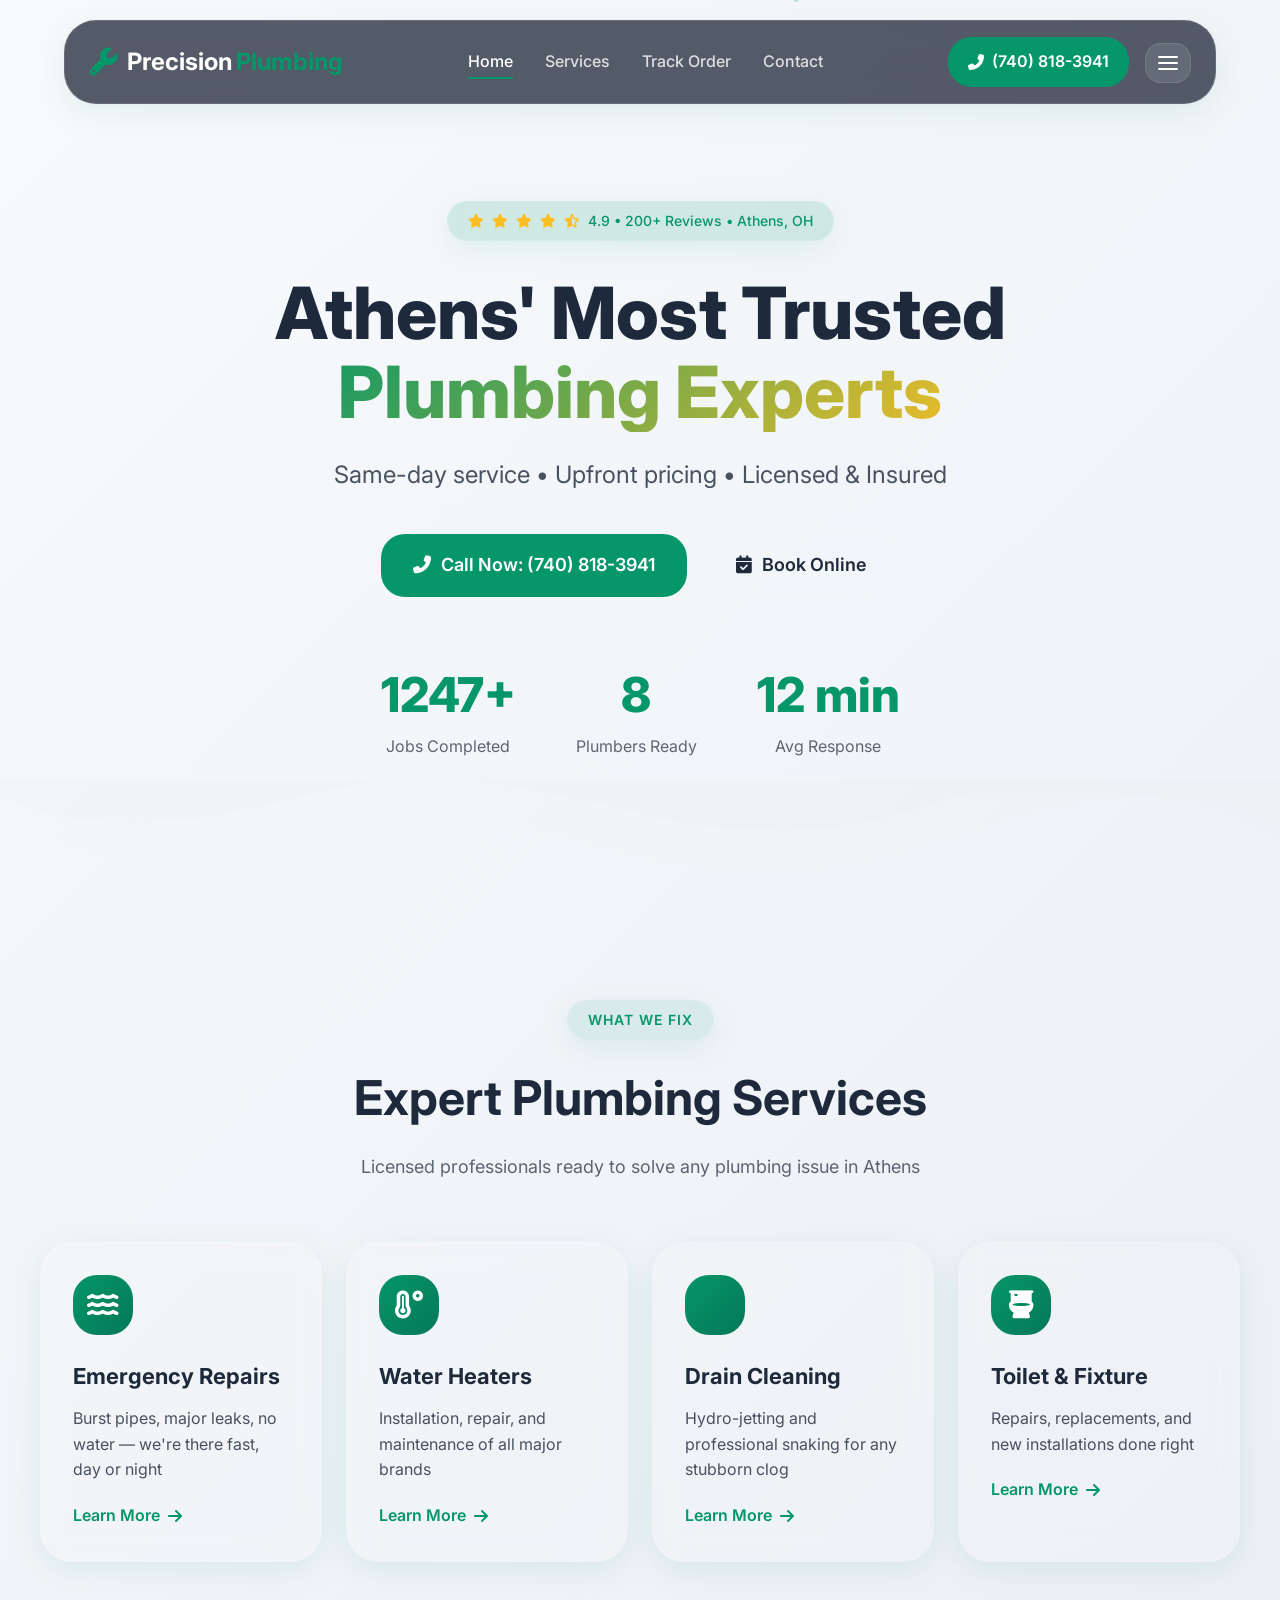
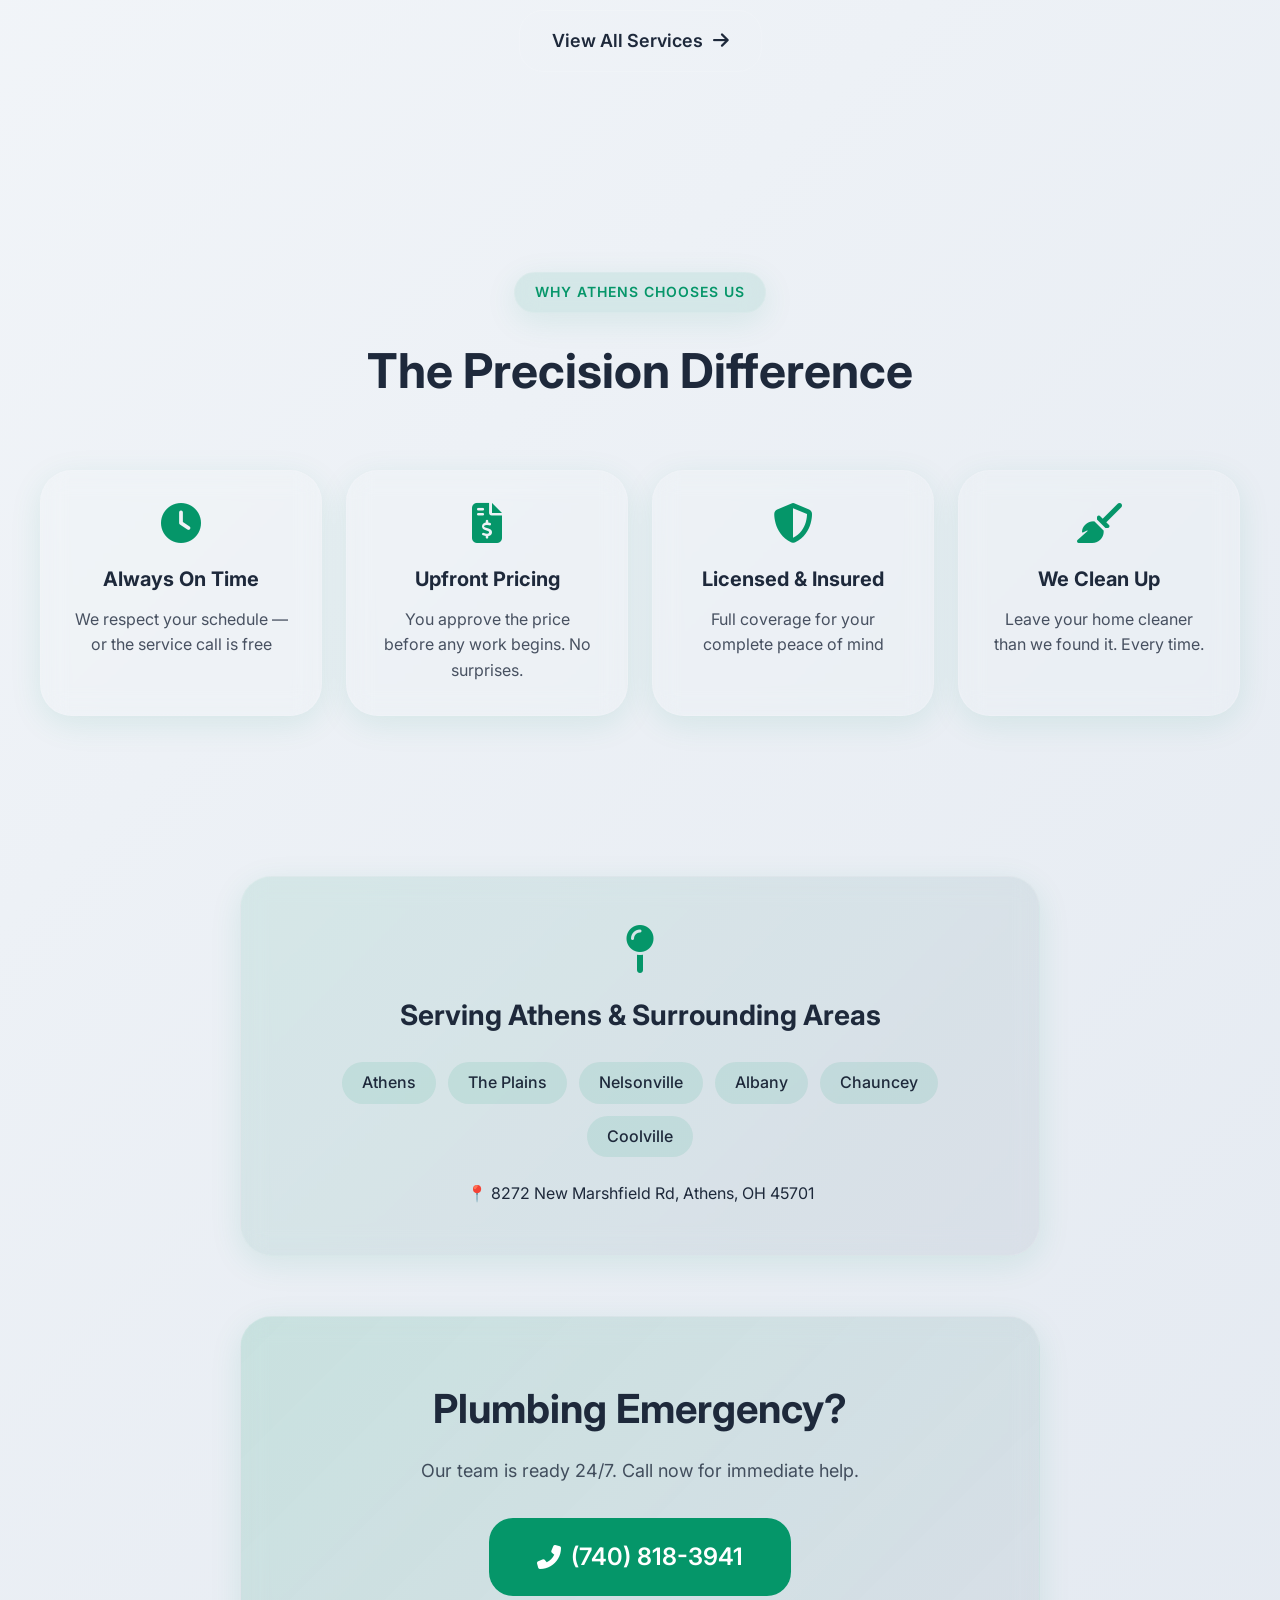
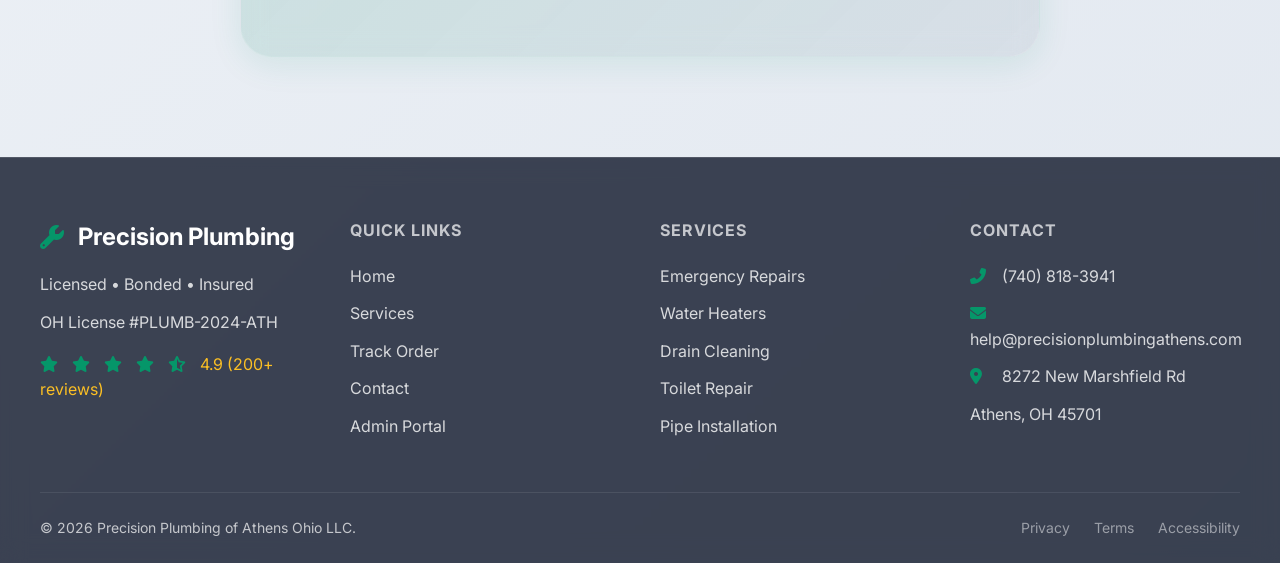
<file: index.html>
<!DOCTYPE html>
<html lang="en">
<head>
    <meta charset="UTF-8">
    <meta name="viewport" content="width=device-width, initial-scale=1.0, maximum-scale=1.0, user-scalable=yes">
    <meta name="theme-color" content="#059669">
    
    <title>Precision Plumbing Athens | 24/7 Emergency Plumbers</title>
    <meta name="description" content="Precision Plumbing of Athens Ohio - 4.9 stars, 24/7 emergency service. Licensed, insured plumbers ready now.">
    
    <!-- Styles -->
    <link rel="stylesheet" href="css/style.css">
    
    <!-- Font Awesome -->
    <link rel="stylesheet" href="https://cdnjs.cloudflare.com/ajax/libs/font-awesome/6.5.1/css/all.min.css">
    
    <!-- Google Fonts -->
    <link href="https://fonts.googleapis.com/css2?family=Inter:wght@300;400;500;600;700;800&display=swap" rel="stylesheet">
</head>
<body>
    
    <!-- Custom Cursor Glow -->
    <div class="cursor-glow"></div>
    
    <!-- Particles Background -->
    <canvas id="particles-canvas"></canvas>
    
    <!-- Futuristic Dropdown Navigation -->
    <nav class="navbar glass">
        <div class="nav-container">
            <a href="index.html" class="logo">
                <i class="fas fa-wrench"></i>
                <span>Precision<span class="logo-accent">Plumbing</span></span>
            </a>
            
            <div class="nav-links">
                <a href="index.html" class="active">Home</a>
                <a href="services.html">Services</a>
                <a href="track.html">Track Order</a>
                <a href="contact.html">Contact</a>
            </div>
            
            <div class="nav-actions">
                <a href="tel:+17408183941" class="nav-phone">
                    <i class="fas fa-phone-alt"></i>
                    <span>(740) 818-3941</span>
                </a>
                
                <!-- Futuristic Dropdown Trigger -->
                <div class="futuristic-dropdown">
                    <button class="dropdown-trigger" id="menuTrigger">
                        <span class="hamburger">
                            <span></span>
                            <span></span>
                            <span></span>
                        </span>
                    </button>
                    
                    <div class="dropdown-menu glass" id="dropdownMenu">
                        <div class="dropdown-header">
                            <i class="fas fa-compass"></i>
                            <span>Navigate</span>
                        </div>
                        <a href="index.html"><i class="fas fa-home"></i> Home</a>
                        <a href="services.html"><i class="fas fa-tools"></i> Services</a>
                        <a href="track.html"><i class="fas fa-map-marker-alt"></i> Track Order</a>
                        <a href="contact.html"><i class="fas fa-envelope"></i> Contact</a>
                        <div class="dropdown-divider"></div>
                        <a href="admin.html"><i class="fas fa-lock"></i> Admin Portal</a>
                        <a href="tel:+17408183941" class="emergency-link"><i class="fas fa-phone-alt"></i> Emergency Call</a>
                    </div>
                </div>
            </div>
        </div>
    </nav>
    
    <!-- Hero Section -->
    <section class="hero">
        <div class="hero-content">
            <div class="hero-badge glass">
                <i class="fas fa-star"></i>
                <i class="fas fa-star"></i>
                <i class="fas fa-star"></i>
                <i class="fas fa-star"></i>
                <i class="fas fa-star-half-alt"></i>
                <span>4.9 • 200+ Reviews • Athens, OH</span>
            </div>
            
            <h1 class="hero-title">
                <span class="title-line">Athens' Most Trusted</span>
                <span class="title-line gradient-text">Plumbing Experts</span>
            </h1>
            
            <p class="hero-subtitle">
                Same-day service • Upfront pricing • Licensed & Insured
            </p>
            
            <div class="hero-cta">
                <a href="tel:+17408183941" class="btn-primary">
                    <i class="fas fa-phone-alt"></i>
                    Call Now: (740) 818-3941
                </a>
                <a href="services.html" class="btn-secondary">
                    <i class="fas fa-calendar-check"></i>
                    Book Online
                </a>
            </div>
            
            <!-- Live Stats -->
            <div class="hero-stats">
                <div class="stat-item">
                    <div class="stat-value">
                        <span class="counter" data-target="1247">0</span>+
                    </div>
                    <div class="stat-label">Jobs Completed</div>
                </div>
                <div class="stat-item">
                    <div class="stat-value">
                        <span class="counter" data-target="8">0</span>
                    </div>
                    <div class="stat-label">Plumbers Ready</div>
                </div>
                <div class="stat-item">
                    <div class="stat-value">
                        <span class="counter" data-target="12">0</span> min
                    </div>
                    <div class="stat-label">Avg Response</div>
                </div>
            </div>
        </div>
        
        <!-- Wave Divider -->
        <div class="hero-wave">
            <svg viewBox="0 0 1200 120" preserveAspectRatio="none">
                <path d="M0,0V46.29c47.79,22.2,103.59,32.17,158,28,70.36-5.37,136.33-33.31,206.8-37.5C438.64,32.43,512.34,53.67,583,72.05c69.27,18,138.3,24.88,209.4,13.08,36.15-6,69.85-17.84,104.45-29.34C989.49,25,1113-14.29,1200,52.47V0Z" opacity=".1"></path>
                <path d="M0,0V15.81C13,21.11,27.64,29.32,47.69,34.68,82.46,43.47,129.3,45,179.67,39.3c63.35-7.16,131.17-36.13,200.7-40.33C451.31-4.39,525.23,15.54,594,32.89c67.32,16.94,134.7,23.18,203.9,11.41,36.89-6.27,71.67-18.69,106.53-30.39C989.49,12.25,1113-1.79,1200,65.62V0Z" opacity=".2"></path>
            </svg>
        </div>
    </section>
    
    <!-- Featured Services -->
    <section class="featured-services">
        <div class="section-header">
            <span class="section-badge glass">What We Fix</span>
            <h2>Expert Plumbing Services</h2>
            <p>Licensed professionals ready to solve any plumbing issue in Athens</p>
        </div>
        
        <div class="services-grid">
            <div class="service-card glass tilt-card">
                <div class="service-icon">
                    <i class="fas fa-water"></i>
                </div>
                <h3>Emergency Repairs</h3>
                <p>Burst pipes, major leaks, no water — we're there fast, day or night</p>
                <a href="services.html" class="service-link">
                    Learn More <i class="fas fa-arrow-right"></i>
                </a>
            </div>
            
            <div class="service-card glass tilt-card">
                <div class="service-icon">
                    <i class="fas fa-temperature-high"></i>
                </div>
                <h3>Water Heaters</h3>
                <p>Installation, repair, and maintenance of all major brands</p>
                <a href="services.html" class="service-link">
                    Learn More <i class="fas fa-arrow-right"></i>
                </a>
            </div>
            
            <div class="service-card glass tilt-card">
                <div class="service-icon">
                    <i class="fas fa-drain"></i>
                </div>
                <h3>Drain Cleaning</h3>
                <p>Hydro-jetting and professional snaking for any stubborn clog</p>
                <a href="services.html" class="service-link">
                    Learn More <i class="fas fa-arrow-right"></i>
                </a>
            </div>
            
            <div class="service-card glass tilt-card">
                <div class="service-icon">
                    <i class="fas fa-toilet"></i>
                </div>
                <h3>Toilet & Fixture</h3>
                <p>Repairs, replacements, and new installations done right</p>
                <a href="services.html" class="service-link">
                    Learn More <i class="fas fa-arrow-right"></i>
                </a>
            </div>
        </div>
        
        <div class="view-all">
            <a href="services.html" class="btn-secondary">
                View All Services <i class="fas fa-arrow-right"></i>
            </a>
        </div>
    </section>
    
    <!-- Trust Section -->
    <section class="trust">
        <div class="section-header">
            <span class="section-badge glass">Why Athens Chooses Us</span>
            <h2>The Precision Difference</h2>
        </div>
        
        <div class="trust-grid">
            <div class="trust-card glass">
                <i class="fas fa-clock"></i>
                <h3>Always On Time</h3>
                <p>We respect your schedule — or the service call is free</p>
            </div>
            
            <div class="trust-card glass">
                <i class="fas fa-file-invoice-dollar"></i>
                <h3>Upfront Pricing</h3>
                <p>You approve the price before any work begins. No surprises.</p>
            </div>
            
            <div class="trust-card glass">
                <i class="fas fa-shield-alt"></i>
                <h3>Licensed & Insured</h3>
                <p>Full coverage for your complete peace of mind</p>
            </div>
            
            <div class="trust-card glass">
                <i class="fas fa-broom"></i>
                <h3>We Clean Up</h3>
                <p>Leave your home cleaner than we found it. Every time.</p>
            </div>
        </div>
    </section>
    
    <!-- Service Area -->
    <section class="service-area">
        <div class="area-content glass">
            <i class="fas fa-map-pin"></i>
            <h2>Serving Athens & Surrounding Areas</h2>
            <div class="area-list">
                <span>Athens</span>
                <span>The Plains</span>
                <span>Nelsonville</span>
                <span>Albany</span>
                <span>Chauncey</span>
                <span>Coolville</span>
            </div>
            <p>📍 8272 New Marshfield Rd, Athens, OH 45701</p>
        </div>
    </section>
    
    <!-- CTA Section -->
    <section class="cta-section">
        <div class="cta-content glass">
            <h2>Plumbing Emergency?</h2>
            <p>Our team is ready 24/7. Call now for immediate help.</p>
            <a href="tel:+17408183941" class="btn-primary large">
                <i class="fas fa-phone-alt"></i>
                (740) 818-3941
            </a>
        </div>
    </section>
    
    <!-- Footer -->
    <footer class="footer">
        <div class="footer-content">
            <div class="footer-section">
                <div class="footer-logo">
                    <i class="fas fa-wrench"></i>
                    <span>Precision Plumbing</span>
                </div>
                <p>Licensed • Bonded • Insured</p>
                <p class="license">OH License #PLUMB-2024-ATH</p>
                <div class="footer-rating">
                    <i class="fas fa-star"></i>
                    <i class="fas fa-star"></i>
                    <i class="fas fa-star"></i>
                    <i class="fas fa-star"></i>
                    <i class="fas fa-star-half-alt"></i>
                    <span>4.9 (200+ reviews)</span>
                </div>
            </div>
            
            <div class="footer-section">
                <h4>Quick Links</h4>
                <a href="index.html">Home</a>
                <a href="services.html">Services</a>
                <a href="track.html">Track Order</a>
                <a href="contact.html">Contact</a>
                <a href="admin.html">Admin Portal</a>
            </div>
            
            <div class="footer-section">
                <h4>Services</h4>
                <a href="services.html">Emergency Repairs</a>
                <a href="services.html">Water Heaters</a>
                <a href="services.html">Drain Cleaning</a>
                <a href="services.html">Toilet Repair</a>
                <a href="services.html">Pipe Installation</a>
            </div>
            
            <div class="footer-section">
                <h4>Contact</h4>
                <p><i class="fas fa-phone-alt"></i> (740) 818-3941</p>
                <p><i class="fas fa-envelope"></i> help@precisionplumbingathens.com</p>
                <p><i class="fas fa-map-marker-alt"></i> 8272 New Marshfield Rd</p>
                <p>Athens, OH 45701</p>
            </div>
        </div>
        
        <div class="footer-bottom">
            <p>&copy; 2026 Precision Plumbing of Athens Ohio LLC.</p>
            <div class="footer-links">
                <a href="#">Privacy</a>
                <a href="#">Terms</a>
                <a href="#">Accessibility</a>
            </div>
        </div>
    </footer>
    
    <!-- Scripts -->
    <script src="js/script.js"></script>
</body>
</html>
</file>
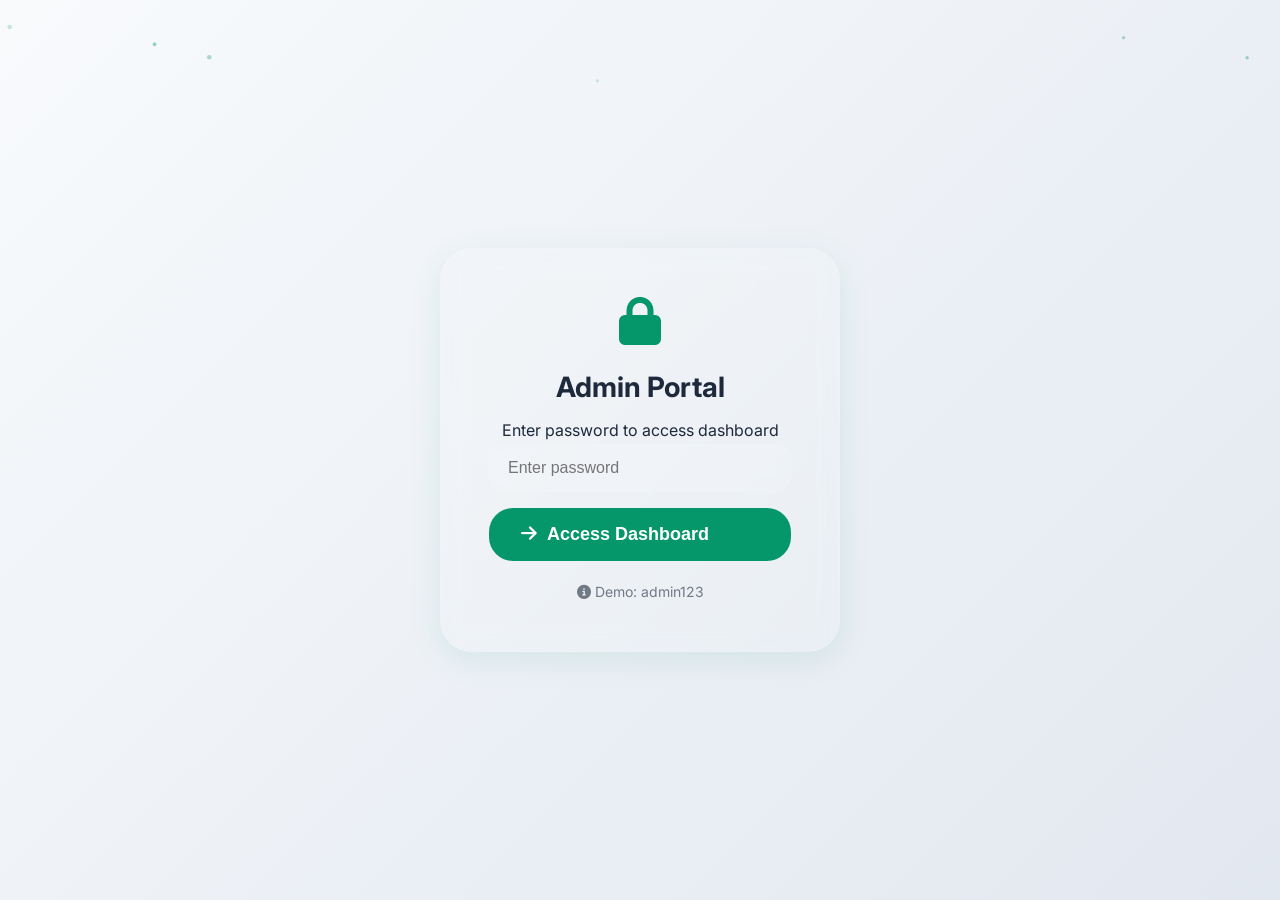
<file: admin.html>
<!DOCTYPE html>
<html lang="en">
<head>
    <meta charset="UTF-8">
    <meta name="viewport" content="width=device-width, initial-scale=1.0">
    <title>Admin Dashboard | Precision Plumbing</title>
    
    <link rel="stylesheet" href="css/style.css">
    <link rel="stylesheet" href="https://cdnjs.cloudflare.com/ajax/libs/font-awesome/6.5.1/css/all.min.css">
    <link href="https://fonts.googleapis.com/css2?family=Inter:wght@300;400;500;600;700;800&display=swap" rel="stylesheet">
</head>
<body class="admin-page">
    
    <div class="cursor-glow"></div>
    <canvas id="particles-canvas"></canvas>
    
    <!-- Login Screen -->
    <div class="admin-login" id="loginScreen">
        <div class="login-card glass">
            <div class="login-header">
                <i class="fas fa-lock"></i>
                <h2>Admin Portal</h2>
                <p>Enter password to access dashboard</p>
            </div>
            
            <div class="login-form">
                <input type="password" id="adminPassword" placeholder="Enter password" class="glass-input">
                <button class="btn-primary" id="loginBtn">
                    <i class="fas fa-arrow-right"></i>
                    Access Dashboard
                </button>
            </div>
            
            <div class="login-hint">
                <i class="fas fa-info-circle"></i>
                Demo: admin123
            </div>
        </div>
    </div>
    
    <!-- Dashboard -->
    <div class="admin-dashboard" id="dashboardScreen" style="display: none;">
        
        <nav class="admin-nav glass">
            <div class="nav-left">
                <i class="fas fa-wrench"></i>
                <span>Precision Admin</span>
            </div>
            <div class="nav-right">
                <button class="refresh-btn" id="refreshDashboard">
                    <i class="fas fa-sync-alt"></i>
                </button>
                <button class="logout-btn" id="logoutBtn">
                    <i class="fas fa-sign-out-alt"></i>
                </button>
            </div>
        </nav>
        
        <div class="dashboard-container">
            
            <!-- Stats -->
            <div class="stats-grid">
                <div class="stat-card glass">
                    <i class="fas fa-clipboard-list"></i>
                    <div class="stat-info">
                        <h3 id="activeOrdersCount">0</h3>
                        <p>Active Orders</p>
                    </div>
                </div>
                
                <div class="stat-card glass">
                    <i class="fas fa-check-circle"></i>
                    <div class="stat-info">
                        <h3 id="completedTodayCount">0</h3>
                        <p>Completed Today</p>
                    </div>
                </div>
                
                <div class="stat-card glass">
                    <i class="fas fa-users"></i>
                    <div class="stat-info">
                        <h3 id="availablePlumbersCount">0</h3>
                        <p>Plumbers Available</p>
                    </div>
                </div>
            </div>
            
            <!-- Active Orders -->
            <div class="orders-section">
                <h2><i class="fas fa-clock"></i> Active Orders</h2>
                <div class="orders-list" id="activeOrdersList">
                    <div class="empty-state">
                        <i class="fas fa-inbox"></i>
                        <p>No active orders</p>
                    </div>
                </div>
            </div>
            
            <!-- Plumbers -->
            <div class="plumbers-section">
                <h2><i class="fas fa-hard-hat"></i> Available Plumbers</h2>
                <div class="plumbers-grid" id="plumbersList"></div>
            </div>
            
            <!-- Completed Orders -->
            <div class="completed-section">
                <h2><i class="fas fa-history"></i> Recent Completed</h2>
                <div class="completed-list" id="completedOrdersList"></div>
            </div>
            
        </div>
    </div>
    
    <script src="js/script.js"></script>
</body>
</html>
</file>
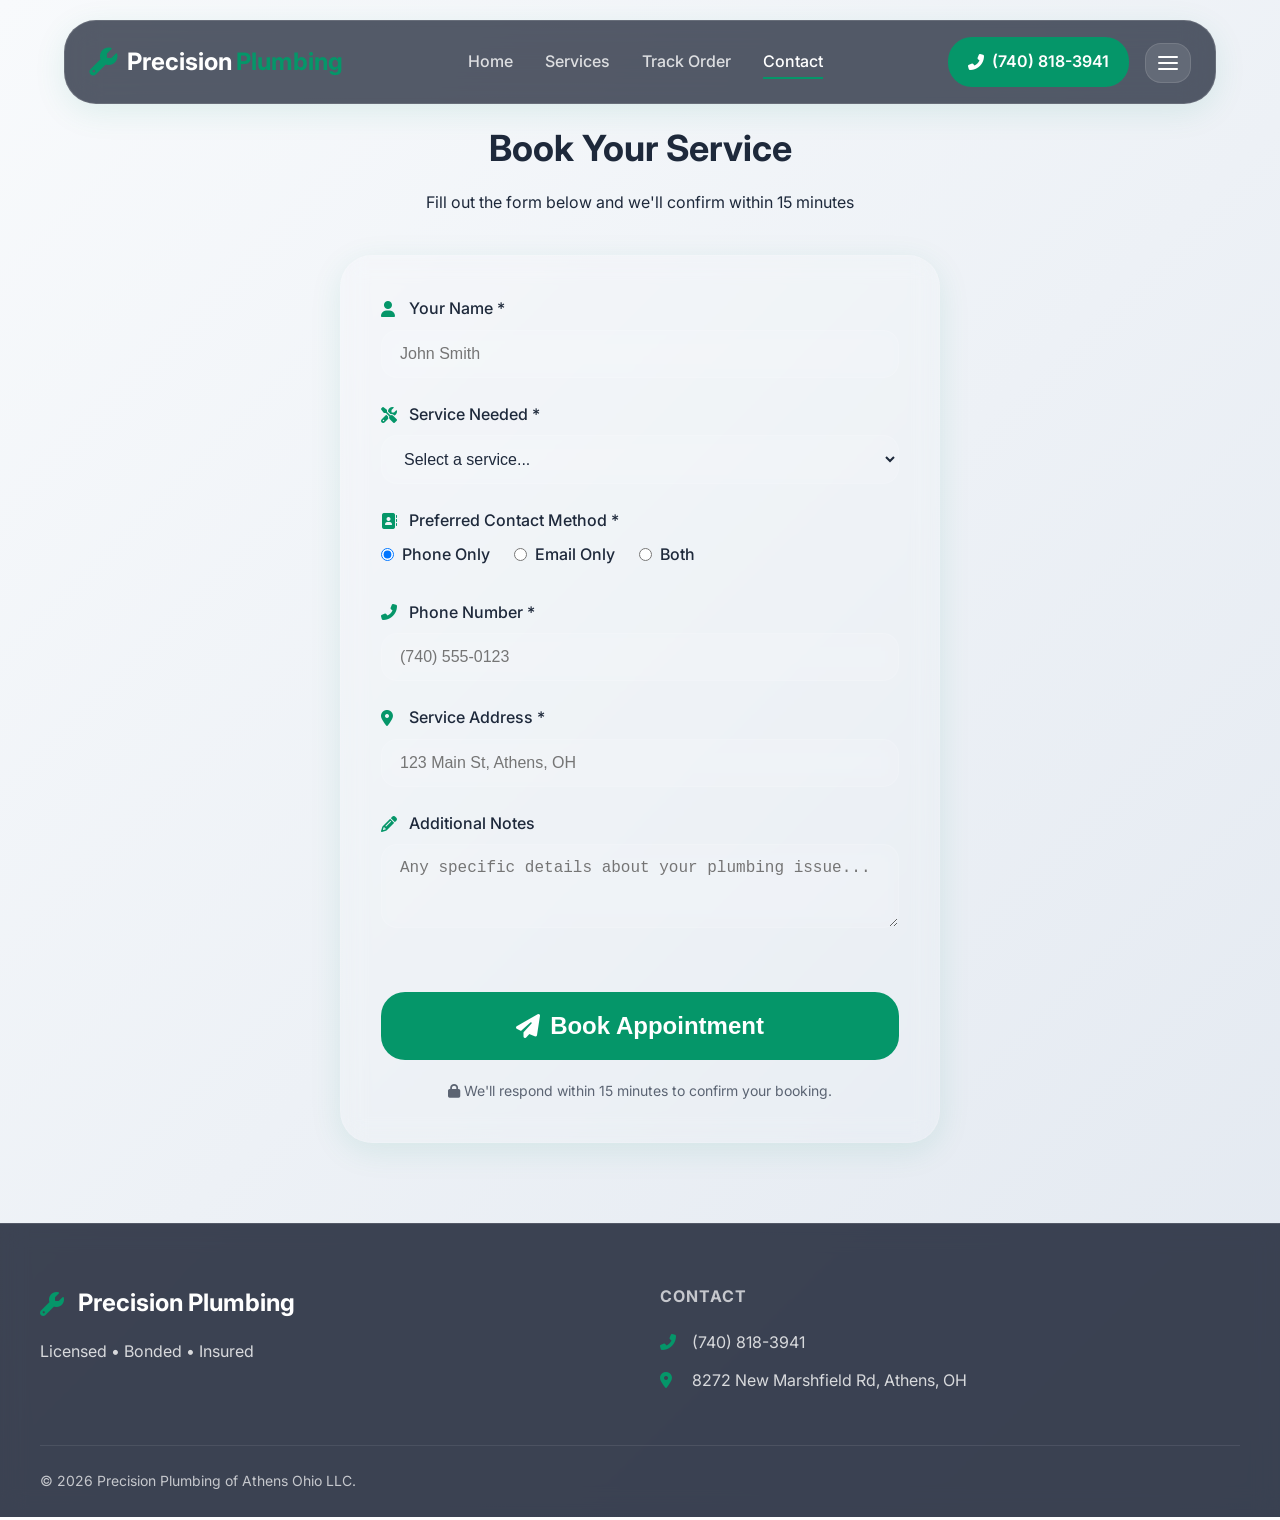
<file: contact.html>
<!DOCTYPE html>
<html lang="en">
<head>
    <meta charset="UTF-8">
    <meta name="viewport" content="width=device-width, initial-scale=1.0">
    <title>Book a Plumber | Precision Plumbing Athens</title>
    
    <link rel="stylesheet" href="css/style.css">
    <link rel="stylesheet" href="https://cdnjs.cloudflare.com/ajax/libs/font-awesome/6.5.1/css/all.min.css">
    <link href="https://fonts.googleapis.com/css2?family=Inter:wght@300;400;500;600;700;800&display=swap" rel="stylesheet">
</head>
<body>
    
    <div class="cursor-glow"></div>
    <canvas id="particles-canvas"></canvas>
    
    <!-- Navigation -->
    <nav class="navbar glass">
        <div class="nav-container">
            <a href="index.html" class="logo">
                <i class="fas fa-wrench"></i>
                <span>Precision<span class="logo-accent">Plumbing</span></span>
            </a>
            
            <div class="nav-links">
                <a href="index.html">Home</a>
                <a href="services.html">Services</a>
                <a href="track.html">Track Order</a>
                <a href="contact.html" class="active">Contact</a>
            </div>
            
            <div class="nav-actions">
                <a href="tel:+17408183941" class="nav-phone">
                    <i class="fas fa-phone-alt"></i>
                    <span>(740) 818-3941</span>
                </a>
                
                <div class="futuristic-dropdown">
                    <button class="dropdown-trigger" id="menuTrigger">
                        <span class="hamburger">
                            <span></span>
                            <span></span>
                            <span></span>
                        </span>
                    </button>
                    
                    <div class="dropdown-menu glass" id="dropdownMenu">
                        <div class="dropdown-header">
                            <i class="fas fa-compass"></i>
                            <span>Navigate</span>
                        </div>
                        <a href="index.html"><i class="fas fa-home"></i> Home</a>
                        <a href="services.html"><i class="fas fa-tools"></i> Services</a>
                        <a href="track.html"><i class="fas fa-map-marker-alt"></i> Track Order</a>
                        <a href="contact.html"><i class="fas fa-envelope"></i> Contact</a>
                        <div class="dropdown-divider"></div>
                        <a href="admin.html"><i class="fas fa-lock"></i> Admin Portal</a>
                        <a href="tel:+17408183941" class="emergency-link"><i class="fas fa-phone-alt"></i> Emergency Call</a>
                    </div>
                </div>
            </div>
        </div>
    </nav>
    
    <!-- Contact Form Section -->
    <section class="contact-section">
        <div class="contact-container">
            <div class="contact-header">
                <h1>Book Your Service</h1>
                <p>Fill out the form below and we'll confirm within 15 minutes</p>
            </div>
            
            <form class="booking-form glass" id="bookingForm">
                
                <!-- Name -->
                <div class="form-group">
                    <label for="customerName">
                        <i class="fas fa-user"></i>
                        Your Name *
                    </label>
                    <input type="text" id="customerName" name="name" required placeholder="John Smith" class="glass-input">
                </div>
                
                <!-- Service Selection (Auto-selected from previous page) -->
                <div class="form-group">
                    <label for="serviceSelect">
                        <i class="fas fa-tools"></i>
                        Service Needed *
                    </label>
                    <select id="serviceSelect" name="service" required class="glass-input">
                        <option value="">Select a service...</option>
                        <option value="Emergency Plumbing Repairs">Emergency Plumbing Repairs</option>
                        <option value="Water Heater Services">Water Heater Services</option>
                        <option value="Drain Cleaning & Unclogging">Drain Cleaning & Unclogging</option>
                        <option value="Toilet Repair & Installation">Toilet Repair & Installation</option>
                        <option value="Faucet & Fixture Repair">Faucet & Fixture Repair</option>
                        <option value="Pipe Repair & Repiping">Pipe Repair & Repiping</option>
                        <option value="Other">Other (Please specify)</option>
                    </select>
                </div>
                
                <!-- Contact Preference -->
                <div class="form-group">
                    <label>
                        <i class="fas fa-address-book"></i>
                        Preferred Contact Method *
                    </label>
                    <div class="contact-preference">
                        <label class="radio-option">
                            <input type="radio" name="contactPreference" value="phone" checked>
                            <span>Phone Only</span>
                        </label>
                        <label class="radio-option">
                            <input type="radio" name="contactPreference" value="email">
                            <span>Email Only</span>
                        </label>
                        <label class="radio-option">
                            <input type="radio" name="contactPreference" value="both">
                            <span>Both</span>
                        </label>
                    </div>
                </div>
                
                <!-- Phone Field -->
                <div class="form-group" id="phoneField">
                    <label for="customerPhone">
                        <i class="fas fa-phone-alt"></i>
                        Phone Number *
                    </label>
                    <input type="tel" id="customerPhone" name="phone" placeholder="(740) 555-0123" class="glass-input">
                </div>
                
                <!-- Email Field -->
                <div class="form-group" id="emailField" style="display: none;">
                    <label for="customerEmail">
                        <i class="fas fa-envelope"></i>
                        Email Address *
                    </label>
                    <input type="email" id="customerEmail" name="email" placeholder="john@example.com" class="glass-input">
                </div>
                
                <!-- Address -->
                <div class="form-group">
                    <label for="customerAddress">
                        <i class="fas fa-map-marker-alt"></i>
                        Service Address *
                    </label>
                    <input type="text" id="customerAddress" name="address" required placeholder="123 Main St, Athens, OH" class="glass-input">
                </div>
                
                <!-- Notes -->
                <div class="form-group">
                    <label for="orderNotes">
                        <i class="fas fa-pencil"></i>
                        Additional Notes
                    </label>
                    <textarea id="orderNotes" name="notes" rows="3" placeholder="Any specific details about your plumbing issue..." class="glass-input"></textarea>
                </div>
                
                <!-- Submit -->
                <button type="submit" class="btn-primary large submit-btn">
                    <i class="fas fa-paper-plane"></i>
                    Book Appointment
                </button>
                
                <p class="form-note">
                    <i class="fas fa-lock"></i>
                    We'll respond within 15 minutes to confirm your booking.
                </p>
            </form>
        </div>
    </section>
    
    <!-- Success Modal -->
    <div class="modal" id="successModal">
        <div class="modal-content glass">
            <div class="modal-header">
                <i class="fas fa-check-circle"></i>
                <h3>Booking Confirmed!</h3>
            </div>
            <div class="modal-body">
    <i class="fas fa-check-circle" style="font-size: 56px; color: var(--primary); margin-bottom: 20px;"></i>
    <h3 style="margin-bottom: 16px;">Booking Confirmed!</h3>
    <p>Your order number is:</p>
    <div class="order-number-display" id="newOrderNumber">ORD-2024-XXX</div>
    
    <!-- NEW: Email notification simulation -->
    <div style="background: rgba(5, 150, 105, 0.1); padding: 16px; border-radius: var(--radius-md); margin: 20px 0;">
        <i class="fas fa-envelope" style="color: var(--primary);"></i>
        <p style="margin-top: 8px;"><strong>We've sent this code to your email/phone.</strong></p>
        <p style="font-size: 14px; opacity: 0.8;">Save this number to track your plumber.</p>
    </div>
    
    <p>We'll contact you within 15 minutes to confirm arrival time.</p>
    
    <div class="modal-actions">
        <a href="track.html" class="btn-primary" id="trackOrderBtn">
            <i class="fas fa-map-marker-alt"></i>
            Track Now
        </a>
        <button class="btn-secondary" id="closeModalBtn">
            Close
        </button>
    </div>
    
    <!-- NEW: Copy button -->
    <button class="btn-secondary" id="copyOrderBtn" style="margin-top: 16px; width: 100%;">
        <i class="fas fa-copy"></i>
        Copy Order Number
    </button>
</div>        </div>
    </div>
    
    <!-- Footer -->
    <footer class="footer">
        <div class="footer-content">
            <div class="footer-section">
                <div class="footer-logo">
                    <i class="fas fa-wrench"></i>
                    <span>Precision Plumbing</span>
                </div>
                <p>Licensed • Bonded • Insured</p>
            </div>
            
            <div class="footer-section">
                <h4>Contact</h4>
                <p><i class="fas fa-phone-alt"></i> (740) 818-3941</p>
                <p><i class="fas fa-map-marker-alt"></i> 8272 New Marshfield Rd, Athens, OH</p>
            </div>
        </div>
        
        <div class="footer-bottom">
            <p>&copy; 2026 Precision Plumbing of Athens Ohio LLC.</p>
        </div>
    </footer>
    
    <script src="js/script.js"></script>
</body>
</html>
</file>
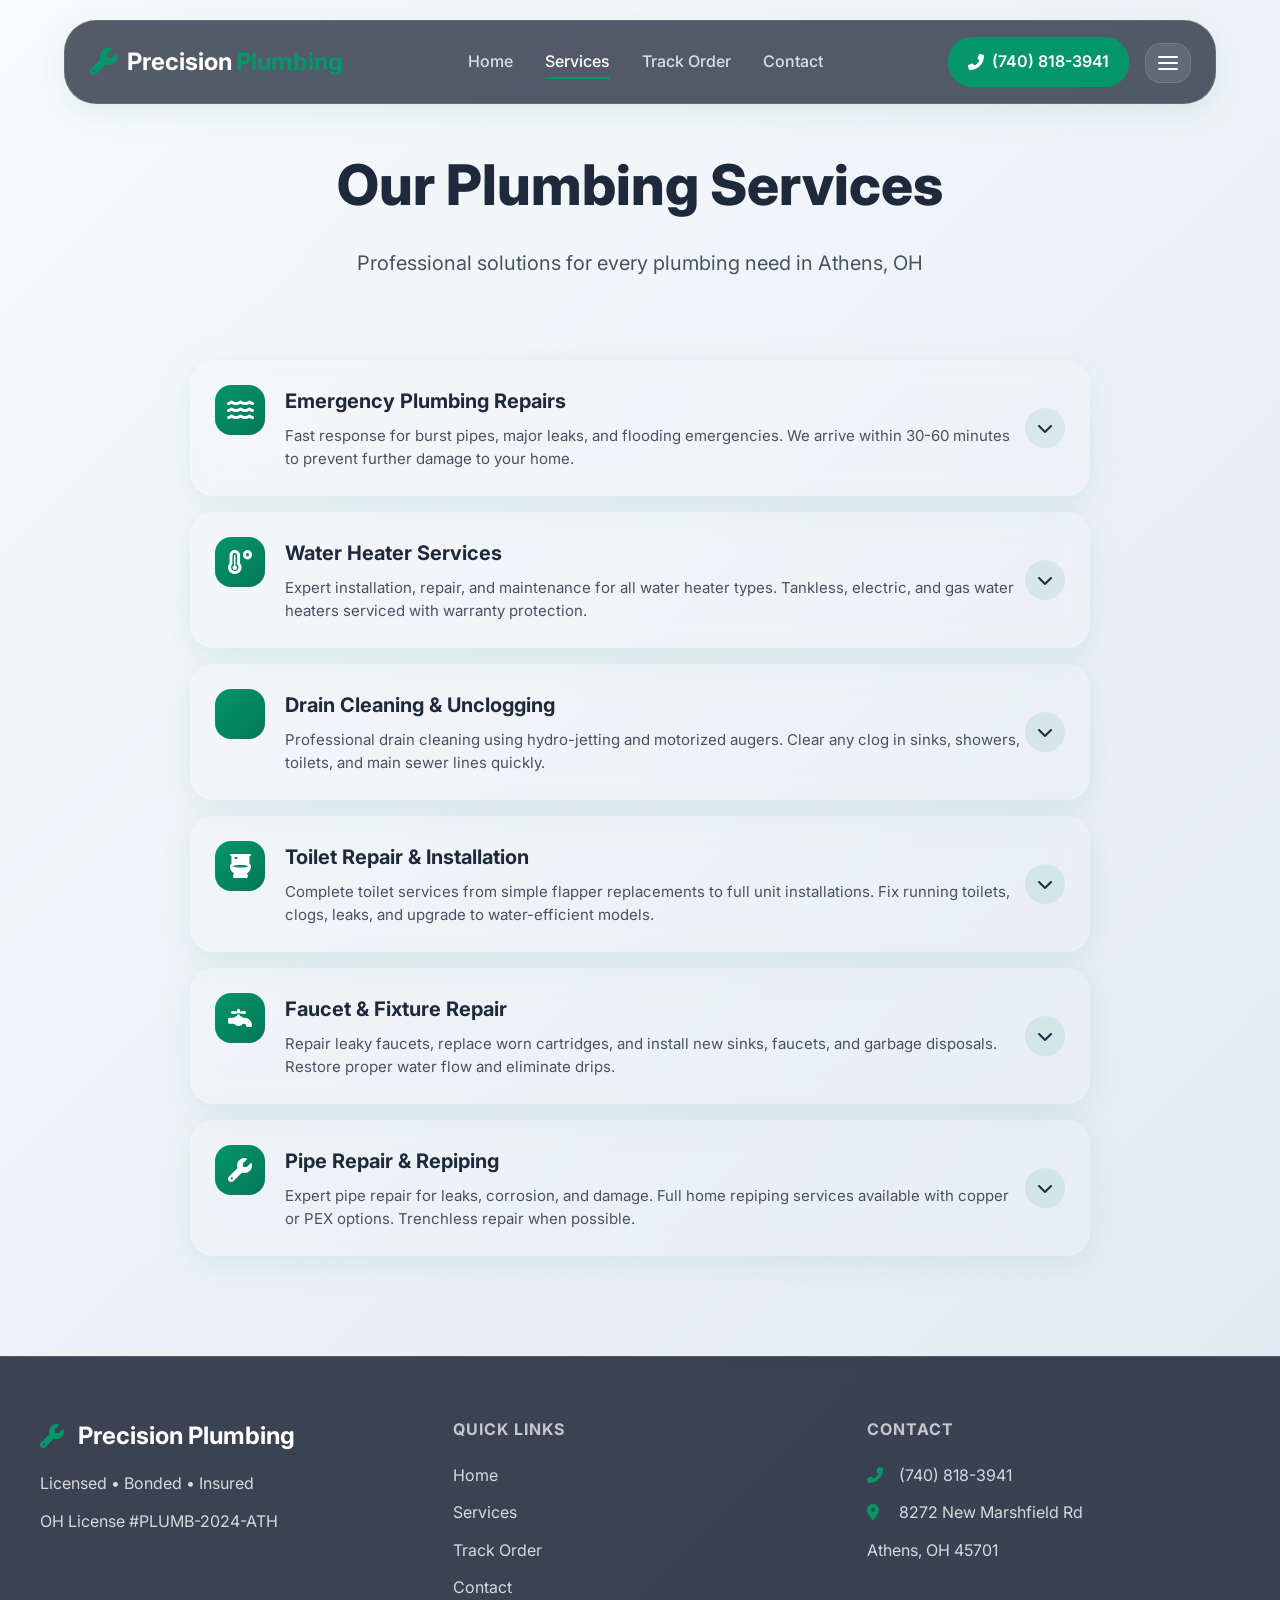
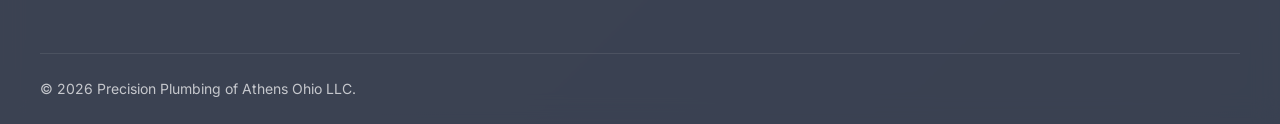
<file: services.html>
<!DOCTYPE html>
<html lang="en">
<head>
    <meta charset="UTF-8">
    <meta name="viewport" content="width=device-width, initial-scale=1.0">
    <title>Our Services | Precision Plumbing Athens</title>
    
    <link rel="stylesheet" href="css/style.css">
    <link rel="stylesheet" href="https://cdnjs.cloudflare.com/ajax/libs/font-awesome/6.5.1/css/all.min.css">
    <link href="https://fonts.googleapis.com/css2?family=Inter:wght@300;400;500;600;700;800&display=swap" rel="stylesheet">
</head>
<body>
    
    <div class="cursor-glow"></div>
    <canvas id="particles-canvas"></canvas>
    
    <!-- Navigation -->
    <nav class="navbar glass">
        <div class="nav-container">
            <a href="index.html" class="logo">
                <i class="fas fa-wrench"></i>
                <span>Precision<span class="logo-accent">Plumbing</span></span>
            </a>
            
            <div class="nav-links">
                <a href="index.html">Home</a>
                <a href="services.html" class="active">Services</a>
                <a href="track.html">Track Order</a>
                <a href="contact.html">Contact</a>
            </div>
            
            <div class="nav-actions">
                <a href="tel:+17408183941" class="nav-phone">
                    <i class="fas fa-phone-alt"></i>
                    <span>(740) 818-3941</span>
                </a>
                
                <div class="futuristic-dropdown">
                    <button class="dropdown-trigger" id="menuTrigger">
                        <span class="hamburger">
                            <span></span>
                            <span></span>
                            <span></span>
                        </span>
                    </button>
                    
                    <div class="dropdown-menu glass" id="dropdownMenu">
                        <div class="dropdown-header">
                            <i class="fas fa-compass"></i>
                            <span>Navigate</span>
                        </div>
                        <a href="index.html"><i class="fas fa-home"></i> Home</a>
                        <a href="services.html"><i class="fas fa-tools"></i> Services</a>
                        <a href="track.html"><i class="fas fa-map-marker-alt"></i> Track Order</a>
                        <a href="contact.html"><i class="fas fa-envelope"></i> Contact</a>
                        <div class="dropdown-divider"></div>
                        <a href="admin.html"><i class="fas fa-lock"></i> Admin Portal</a>
                        <a href="tel:+17408183941" class="emergency-link"><i class="fas fa-phone-alt"></i> Emergency Call</a>
                    </div>
                </div>
            </div>
        </div>
    </nav>
    
    <!-- Services Hero -->
    <section class="page-hero">
        <div class="page-hero-content">
            <h1>Our Plumbing Services</h1>
            <p>Professional solutions for every plumbing need in Athens, OH</p>
        </div>
    </section>
    
    <!-- Expandable Services List -->
    <section class="services-list-section">
        <div class="services-container">
            
            <!-- Service 1 -->
            <div class="service-expandable glass">
                <div class="service-header" data-service="emergency">
                    <div class="service-header-left">
                        <div class="service-icon-small">
                            <i class="fas fa-water"></i>
                        </div>
                        <div class="service-title-section">
                            <h3>Emergency Plumbing Repairs</h3>
                            <p class="service-brief">Fast response for burst pipes, major leaks, and flooding emergencies. We arrive within 30-60 minutes to prevent further damage to your home.</p>
                        </div>
                    </div>
                    <div class="service-expand-icon">
                        <i class="fas fa-chevron-down"></i>
                    </div>
                </div>
                <div class="service-expanded-content">
                    <div class="expanded-details">
                        <h4>What's Included:</h4>
                        <ul>
                            <li><i class="fas fa-check-circle"></i> Immediate shut-off and damage control</li>
                            <li><i class="fas fa-check-circle"></i> Pipe repair or replacement</li>
                            <li><i class="fas fa-check-circle"></i> Water extraction and cleanup</li>
                            <li><i class="fas fa-check-circle"></i> Insurance documentation provided</li>
                        </ul>
                        <div class="service-pricing">
                            <span class="price-label">Starting at</span>
                            <span class="price-value">$199</span>
                        </div>
                        <a href="contact.html?service=Emergency%20Plumbing%20Repairs" class="btn-primary book-service-btn">
                            <i class="fas fa-calendar-check"></i>
                            Book This Service
                        </a>
                    </div>
                </div>
            </div>
            
            <!-- Service 2 -->
            <div class="service-expandable glass">
                <div class="service-header" data-service="waterheater">
                    <div class="service-header-left">
                        <div class="service-icon-small">
                            <i class="fas fa-temperature-high"></i>
                        </div>
                        <div class="service-title-section">
                            <h3>Water Heater Services</h3>
                            <p class="service-brief">Expert installation, repair, and maintenance for all water heater types. Tankless, electric, and gas water heaters serviced with warranty protection.</p>
                        </div>
                    </div>
                    <div class="service-expand-icon">
                        <i class="fas fa-chevron-down"></i>
                    </div>
                </div>
                <div class="service-expanded-content">
                    <div class="expanded-details">
                        <h4>What's Included:</h4>
                        <ul>
                            <li><i class="fas fa-check-circle"></i> Diagnostic testing and inspection</li>
                            <li><i class="fas fa-check-circle"></i> Tank flushing and sediment removal</li>
                            <li><i class="fas fa-check-circle"></i> Thermostat and element replacement</li>
                            <li><i class="fas fa-check-circle"></i> Full unit installation with warranty</li>
                        </ul>
                        <div class="service-pricing">
                            <span class="price-label">Starting at</span>
                            <span class="price-value">$149</span>
                        </div>
                        <a href="contact.html?service=Water%20Heater%20Services" class="btn-primary book-service-btn">
                            <i class="fas fa-calendar-check"></i>
                            Book This Service
                        </a>
                    </div>
                </div>
            </div>
            
            <!-- Service 3 -->
            <div class="service-expandable glass">
                <div class="service-header" data-service="drain">
                    <div class="service-header-left">
                        <div class="service-icon-small">
                            <i class="fas fa-drain"></i>
                        </div>
                        <div class="service-title-section">
                            <h3>Drain Cleaning & Unclogging</h3>
                            <p class="service-brief">Professional drain cleaning using hydro-jetting and motorized augers. Clear any clog in sinks, showers, toilets, and main sewer lines quickly.</p>
                        </div>
                    </div>
                    <div class="service-expand-icon">
                        <i class="fas fa-chevron-down"></i>
                    </div>
                </div>
                <div class="service-expanded-content">
                    <div class="expanded-details">
                        <h4>What's Included:</h4>
                        <ul>
                            <li><i class="fas fa-check-circle"></i> Camera inspection of pipe interior</li>
                            <li><i class="fas fa-check-circle"></i> High-pressure hydro-jetting</li>
                            <li><i class="fas fa-check-circle"></i> Root removal and prevention</li>
                            <li><i class="fas fa-check-circle"></i> Full system flush and testing</li>
                        </ul>
                        <div class="service-pricing">
                            <span class="price-label">Starting at</span>
                            <span class="price-value">$99</span>
                        </div>
                        <a href="contact.html?service=Drain%20Cleaning%20%26%20Unclogging" class="btn-primary book-service-btn">
                            <i class="fas fa-calendar-check"></i>
                            Book This Service
                        </a>
                    </div>
                </div>
            </div>
            
            <!-- Service 4 -->
            <div class="service-expandable glass">
                <div class="service-header" data-service="toilet">
                    <div class="service-header-left">
                        <div class="service-icon-small">
                            <i class="fas fa-toilet"></i>
                        </div>
                        <div class="service-title-section">
                            <h3>Toilet Repair & Installation</h3>
                            <p class="service-brief">Complete toilet services from simple flapper replacements to full unit installations. Fix running toilets, clogs, leaks, and upgrade to water-efficient models.</p>
                        </div>
                    </div>
                    <div class="service-expand-icon">
                        <i class="fas fa-chevron-down"></i>
                    </div>
                </div>
                <div class="service-expanded-content">
                    <div class="expanded-details">
                        <h4>What's Included:</h4>
                        <ul>
                            <li><i class="fas fa-check-circle"></i> Leak detection and seal replacement</li>
                            <li><i class="fas fa-check-circle"></i> Flush mechanism repair</li>
                            <li><i class="fas fa-check-circle"></i> Bowl and tank replacement</li>
                            <li><i class="fas fa-check-circle"></i> New toilet installation with warranty</li>
                        </ul>
                        <div class="service-pricing">
                            <span class="price-label">Starting at</span>
                            <span class="price-value">$89</span>
                        </div>
                        <a href="contact.html?service=Toilet%20Repair%20%26%20Installation" class="btn-primary book-service-btn">
                            <i class="fas fa-calendar-check"></i>
                            Book This Service
                        </a>
                    </div>
                </div>
            </div>
            
            <!-- Service 5 -->
            <div class="service-expandable glass">
                <div class="service-header" data-service="faucet">
                    <div class="service-header-left">
                        <div class="service-icon-small">
                            <i class="fas fa-faucet"></i>
                        </div>
                        <div class="service-title-section">
                            <h3>Faucet & Fixture Repair</h3>
                            <p class="service-brief">Repair leaky faucets, replace worn cartridges, and install new sinks, faucets, and garbage disposals. Restore proper water flow and eliminate drips.</p>
                        </div>
                    </div>
                    <div class="service-expand-icon">
                        <i class="fas fa-chevron-down"></i>
                    </div>
                </div>
                <div class="service-expanded-content">
                    <div class="expanded-details">
                        <h4>What's Included:</h4>
                        <ul>
                            <li><i class="fas fa-check-circle"></i> Cartridge and O-ring replacement</li>
                            <li><i class="fas fa-check-circle"></i> Leak detection and repair</li>
                            <li><i class="fas fa-check-circle"></i> New faucet installation</li>
                            <li><i class="fas fa-check-circle"></i> Garbage disposal repair/replacement</li>
                        </ul>
                        <div class="service-pricing">
                            <span class="price-label">Starting at</span>
                            <span class="price-value">$79</span>
                        </div>
                        <a href="contact.html?service=Faucet%20%26%20Fixture%20Repair" class="btn-primary book-service-btn">
                            <i class="fas fa-calendar-check"></i>
                            Book This Service
                        </a>
                    </div>
                </div>
            </div>
            
            <!-- Service 6 -->
            <div class="service-expandable glass">
                <div class="service-header" data-service="pipe">
                    <div class="service-header-left">
                        <div class="service-icon-small">
                            <i class="fas fa-wrench"></i>
                        </div>
                        <div class="service-title-section">
                            <h3>Pipe Repair & Repiping</h3>
                            <p class="service-brief">Expert pipe repair for leaks, corrosion, and damage. Full home repiping services available with copper or PEX options. Trenchless repair when possible.</p>
                        </div>
                    </div>
                    <div class="service-expand-icon">
                        <i class="fas fa-chevron-down"></i>
                    </div>
                </div>
                <div class="service-expanded-content">
                    <div class="expanded-details">
                        <h4>What's Included:</h4>
                        <ul>
                            <li><i class="fas fa-check-circle"></i> Leak detection and location</li>
                            <li><i class="fas fa-check-circle"></i> Pipe repair or section replacement</li>
                            <li><i class="fas fa-check-circle"></i> Full home repiping consultation</li>
                            <li><i class="fas fa-check-circle"></i> Pressure testing and inspection</li>
                        </ul>
                        <div class="service-pricing">
                            <span class="price-label">Starting at</span>
                            <span class="price-value">$249</span>
                        </div>
                        <a href="contact.html?service=Pipe%20Repair%20%26%20Repiping" class="btn-primary book-service-btn">
                            <i class="fas fa-calendar-check"></i>
                            Book This Service
                        </a>
                    </div>
                </div>
            </div>
            
        </div>
    </section>
    
    <!-- Footer -->
    <footer class="footer">
        <div class="footer-content">
            <div class="footer-section">
                <div class="footer-logo">
                    <i class="fas fa-wrench"></i>
                    <span>Precision Plumbing</span>
                </div>
                <p>Licensed • Bonded • Insured</p>
                <p class="license">OH License #PLUMB-2024-ATH</p>
            </div>
            
            <div class="footer-section">
                <h4>Quick Links</h4>
                <a href="index.html">Home</a>
                <a href="services.html">Services</a>
                <a href="track.html">Track Order</a>
                <a href="contact.html">Contact</a>
            </div>
            
            <div class="footer-section">
                <h4>Contact</h4>
                <p><i class="fas fa-phone-alt"></i> (740) 818-3941</p>
                <p><i class="fas fa-map-marker-alt"></i> 8272 New Marshfield Rd</p>
                <p>Athens, OH 45701</p>
            </div>
        </div>
        
        <div class="footer-bottom">
            <p>&copy; 2026 Precision Plumbing of Athens Ohio LLC.</p>
        </div>
    </footer>
    
    <script src="js/script.js"></script>
</body>
</html>
</file>
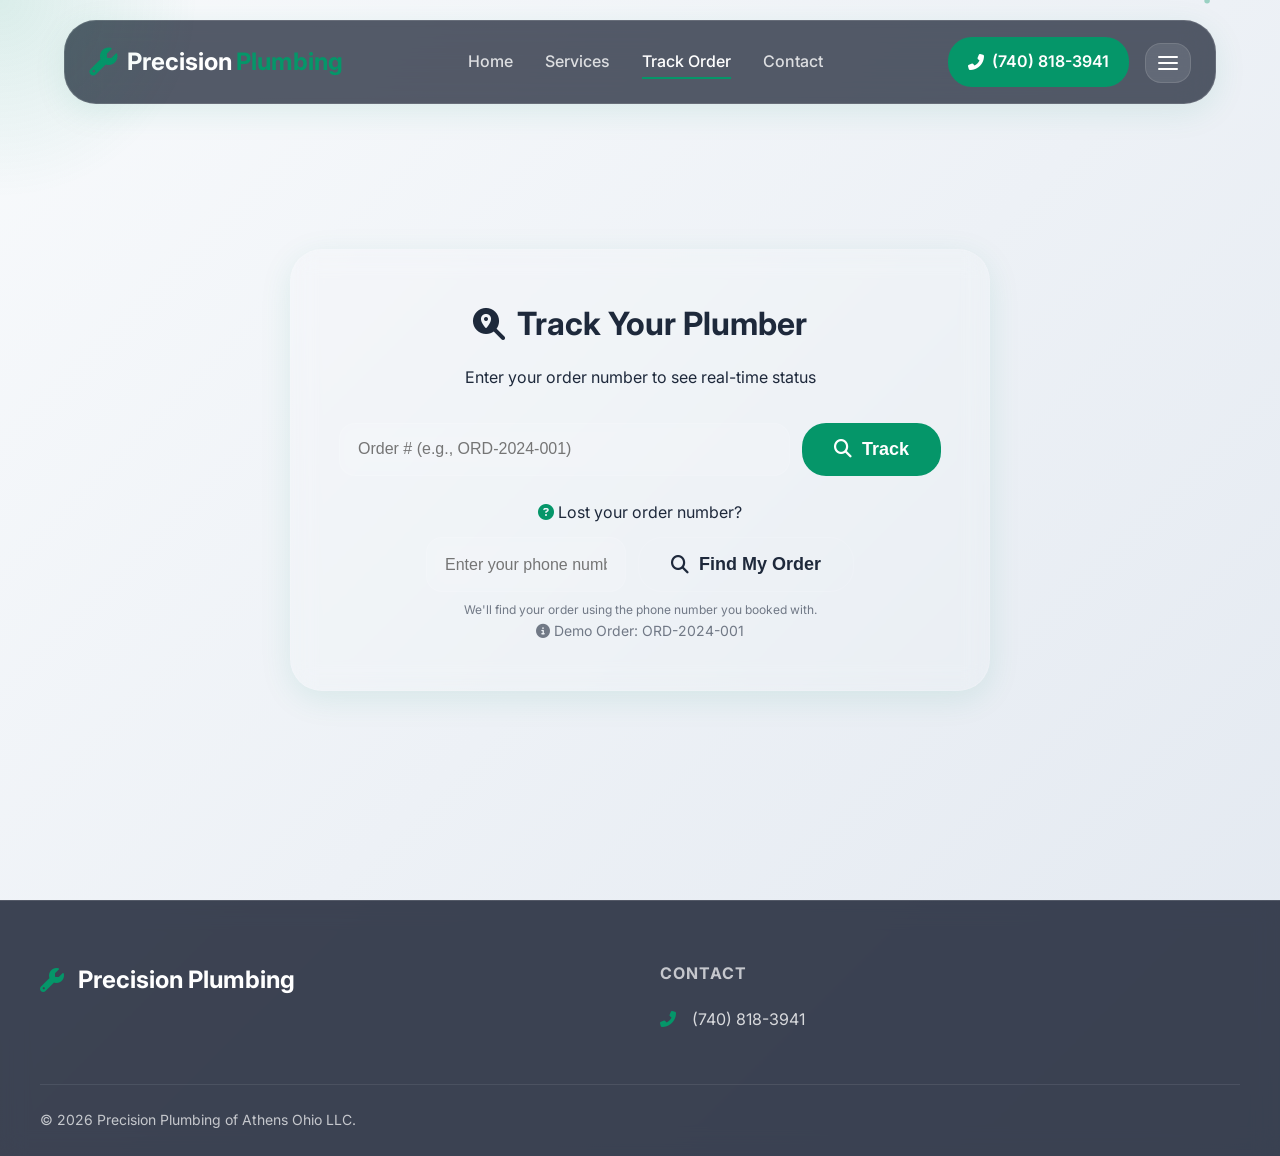
<file: track.html>
<!DOCTYPE html>
<html lang="en">
<head>
    <meta charset="UTF-8">
    <meta name="viewport" content="width=device-width, initial-scale=1.0">
    <title>Track Your Order | Precision Plumbing Athens</title>
    
    <link rel="stylesheet" href="css/style.css">
    <link rel="stylesheet" href="https://cdnjs.cloudflare.com/ajax/libs/font-awesome/6.5.1/css/all.min.css">
    <link href="https://fonts.googleapis.com/css2?family=Inter:wght@300;400;500;600;700;800&display=swap" rel="stylesheet">
</head>
<body>
    
    <div class="cursor-glow"></div>
    <canvas id="particles-canvas"></canvas>
    
    <!-- Navigation -->
    <nav class="navbar glass">
        <div class="nav-container">
            <a href="index.html" class="logo">
                <i class="fas fa-wrench"></i>
                <span>Precision<span class="logo-accent">Plumbing</span></span>
            </a>
            
            <div class="nav-links">
                <a href="index.html">Home</a>
                <a href="services.html">Services</a>
                <a href="track.html" class="active">Track Order</a>
                <a href="contact.html">Contact</a>
            </div>
            
            <div class="nav-actions">
                <a href="tel:+17408183941" class="nav-phone">
                    <i class="fas fa-phone-alt"></i>
                    <span>(740) 818-3941</span>
                </a>
                
                <div class="futuristic-dropdown">
                    <button class="dropdown-trigger" id="menuTrigger">
                        <span class="hamburger">
                            <span></span>
                            <span></span>
                            <span></span>
                        </span>
                    </button>
                    
                    <div class="dropdown-menu glass" id="dropdownMenu">
                        <div class="dropdown-header">
                            <i class="fas fa-compass"></i>
                            <span>Navigate</span>
                        </div>
                        <a href="index.html"><i class="fas fa-home"></i> Home</a>
                        <a href="services.html"><i class="fas fa-tools"></i> Services</a>
                        <a href="track.html"><i class="fas fa-map-marker-alt"></i> Track Order</a>
                        <a href="contact.html"><i class="fas fa-envelope"></i> Contact</a>
                        <div class="dropdown-divider"></div>
                        <a href="admin.html"><i class="fas fa-lock"></i> Admin Portal</a>
                        <a href="tel:+17408183941" class="emergency-link"><i class="fas fa-phone-alt"></i> Emergency Call</a>
                    </div>
                </div>
            </div>
        </div>
    </nav>
    
    <!-- Track Section -->
    <section class="track-section">
        <div class="track-container">
            
            <!-- Order Lookup -->
            <div class="track-lookup glass" id="lookupSection">
    <h1>
        <i class="fas fa-search-location"></i>
        Track Your Plumber
    </h1>
    <p>Enter your order number to see real-time status</p>
    
    <div class="lookup-form">
        <input type="text" id="orderIdInput" placeholder="Order # (e.g., ORD-2024-001)" class="glass-input">
        <button class="btn-primary" id="trackOrderBtn">
            <i class="fas fa-search"></i>
            Track
        </button>
    </div>
    
    <!-- NEW: Lost order number help -->
    <div class="lost-order-help" style="margin-top: 24px;">
        <p style="margin-bottom: 12px;">
            <i class="fas fa-question-circle" style="color: var(--primary);"></i>
            Lost your order number?
        </p>
        <div style="display: flex; gap: 12px; justify-content: center;">
            <input type="tel" id="lookupPhone" placeholder="Enter your phone number" class="glass-input" style="max-width: 200px;">
            <button class="btn-secondary" id="lookupByPhoneBtn">
                <i class="fas fa-search"></i>
                Find My Order
            </button>
        </div>
        <p style="font-size: 12px; opacity: 0.6; margin-top: 8px;">
            We'll find your order using the phone number you booked with.
        </p>
    </div>
    
    <div class="demo-info">
        <p><i class="fas fa-info-circle"></i> Demo Order: ORD-2024-001</p>
    </div>
</div>            
            <!-- Order Details -->
            <div class="order-details glass" id="orderDetails" style="display: none;">
                
                <div class="order-header">
                    <div class="order-title">
                        <h2 id="orderNumber">Order #ORD-2024-001</h2>
                        <span class="order-status-badge" id="orderStatus">Plumber Assigned</span>
                    </div>
                    <p class="order-time" id="orderTime">Requested: 5 minutes ago</p>
                </div>
                
                <!-- Progress Tracker -->
                <div class="progress-tracker">
                    <div class="progress-step" data-step="1">
                        <div class="step-icon"><i class="fas fa-check"></i></div>
                        <span>Order Placed</span>
                    </div>
                    <div class="progress-step" data-step="2">
                        <div class="step-icon"><i class="fas fa-user-check"></i></div>
                        <span>Plumber Assigned</span>
                    </div>
                    <div class="progress-step" data-step="3">
                        <div class="step-icon"><i class="fas fa-truck"></i></div>
                        <span>On The Way</span>
                    </div>
                    <div class="progress-step" data-step="4">
                        <div class="step-icon"><i class="fas fa-wrench"></i></div>
                        <span>In Progress</span>
                    </div>
                    <div class="progress-step" data-step="5">
                        <div class="step-icon"><i class="fas fa-check-circle"></i></div>
                        <span>Completed</span>
                    </div>
                </div>
                
                <!-- Plumber Info -->
                <div class="plumber-card glass" id="plumberInfo">
                    <div class="plumber-avatar">
                        <i class="fas fa-user-circle"></i>
                    </div>
                    <div class="plumber-details">
                        <h3 id="plumberName">Mike S.</h3>
                        <div class="plumber-rating" id="plumberStars">
                            <i class="fas fa-star"></i>
                            <i class="fas fa-star"></i>
                            <i class="fas fa-star"></i>
                            <i class="fas fa-star"></i>
                            <i class="fas fa-star-half-alt"></i>
                            <span id="plumberRating">4.9</span>
                        </div>
                        <p id="plumberEta"><i class="fas fa-clock"></i> ETA: 15-20 minutes</p>
                        <p id="plumberDistance"><i class="fas fa-location-dot"></i> Calculating distance...</p>
                    </div>
                </div>
                
                <!-- Service Details -->
                <div class="service-details">
                    <h3>Service Requested</h3>
                    <div class="service-item" id="serviceType">
                        <i class="fas fa-wrench"></i>
                        <span>Emergency Pipe Leak</span>
                    </div>
                    
                    <div class="price-estimate">
                        <h3>Price Estimate</h3>
                        <div class="price-range" id="priceRange">$199 - $349</div>
                    </div>
                </div>
                
                <!-- Actions -->
                <div class="order-actions">
                    <button class="btn-secondary" id="updateOrderBtn">
                        <i class="fas fa-edit"></i>
                        Update Request
                    </button>
                    <button class="btn-primary" id="jobDoneBtn">
                        <i class="fas fa-check-circle"></i>
                        Job Completed
                    </button>
                </div>
            </div>
        </div>
    </section>
    
    <!-- Review Modal -->
    <div class="modal" id="reviewModal">
        <div class="modal-content glass">
            <div class="modal-header">
                <h3>How was your service?</h3>
                <button class="modal-close" id="closeReviewBtn">&times;</button>
            </div>
            <div class="modal-body">
                <div class="rating-stars" id="ratingStars">
                    <i class="far fa-star" data-rating="1"></i>
                    <i class="far fa-star" data-rating="2"></i>
                    <i class="far fa-star" data-rating="3"></i>
                    <i class="far fa-star" data-rating="4"></i>
                    <i class="far fa-star" data-rating="5"></i>
                </div>
                
                <label>Your review</label>
                <textarea id="reviewText" placeholder="Tell us about your experience..." rows="3" class="glass-input"></textarea>
                
                <button class="btn-primary" id="submitReviewBtn">Submit Review</button>
                
                <div class="google-review-prompt" id="googlePrompt" style="display: none;">
                    <p>Thank you! Leave a Google Review?</p>
                    <div class="google-actions">
                        <button class="btn-primary" id="googleReviewBtn">
                            <i class="fab fa-google"></i>
                            Yes, go to Google
                        </button>
                        <button class="btn-secondary" id="skipGoogleBtn">No thanks</button>
                    </div>
                </div>
            </div>
        </div>
    </div>
    
    <!-- Footer -->
    <footer class="footer">
        <div class="footer-content">
            <div class="footer-section">
                <div class="footer-logo">
                    <i class="fas fa-wrench"></i>
                    <span>Precision Plumbing</span>
                </div>
            </div>
            <div class="footer-section">
                <h4>Contact</h4>
                <p><i class="fas fa-phone-alt"></i> (740) 818-3941</p>
            </div>
        </div>
        <div class="footer-bottom">
            <p>&copy; 2026 Precision Plumbing of Athens Ohio LLC.</p>
        </div>
    </footer>
    
    <script src="js/script.js"></script>
</body>
</html>
</file>
<file: css/style.css>
/* ============================================
   PRECISION PLUMBING - SLATE & EMERALD THEME
   One CSS file for entire website
   ============================================ */

:root {
    /* Slate & Emerald Color Scheme */
    --primary: #059669;
    --primary-dark: #047857;
    --primary-light: #10B981;
    --secondary: #64748B;
    --secondary-dark: #475569;
    --accent: #FBBF24;
    --accent-glow: rgba(251, 191, 36, 0.3);
    
    --bg-light: #F8FAFC;
    --bg-dark: #0F172A;
    --text-light: #1E293B;
    --text-dark: #F1F5F9;
    --text-muted: #64748B;
    
    --glass-bg: rgba(255, 255, 255, 0.08);
    --glass-bg-dark: rgba(15, 23, 42, 0.8);
    --glass-border: rgba(255, 255, 255, 0.12);
    --glass-shadow: 0 8px 32px rgba(5, 150, 105, 0.1);
    
    --radius-sm: 8px;
    --radius-md: 16px;
    --radius-lg: 24px;
    --radius-xl: 32px;
    --radius-full: 9999px;
}

* {
    margin: 0;
    padding: 0;
    box-sizing: border-box;
}

html {
    scroll-behavior: smooth;
}

body {
    font-family: 'Inter', sans-serif;
    background: linear-gradient(135deg, #F8FAFC 0%, #E2E8F0 100%);
    color: var(--text-light);
    line-height: 1.6;
    overflow-x: hidden;
    min-height: 100vh;
}

@media (prefers-color-scheme: dark) {
    body {
        background: linear-gradient(135deg, #0F172A 0%, #1E293B 100%);
        color: var(--text-dark);
    }
}

/* Glass Effect */
.glass {
    background: var(--glass-bg);
    backdrop-filter: blur(12px);
    -webkit-backdrop-filter: blur(12px);
    border: 1px solid var(--glass-border);
    box-shadow: var(--glass-shadow);
}

/* Cursor Glow */
.cursor-glow {
    position: fixed;
    width: 400px;
    height: 400px;
    border-radius: 50%;
    background: radial-gradient(circle, rgba(5, 150, 105, 0.12) 0%, rgba(5, 150, 105, 0) 70%);
    pointer-events: none;
    z-index: 9999;
    opacity: 0;
    transition: opacity 0.3s;
    transform: translate(-50%, -50%);
}

body:hover .cursor-glow {
    opacity: 1;
}

/* Particles Canvas */
#particles-canvas {
    position: fixed;
    top: 0;
    left: 0;
    width: 100%;
    height: 100%;
    pointer-events: none;
    z-index: 1;
}

/* Navigation */
.navbar {
    position: fixed;
    top: 20px;
    left: 50%;
    transform: translateX(-50%);
    width: 90%;
    max-width: 1200px;
    z-index: 1000;
    border-radius: var(--radius-xl);
    padding: 16px 24px;
    background: rgba(15, 23, 42, 0.7);
    backdrop-filter: blur(16px);
}

.nav-container {
    display: flex;
    justify-content: space-between;
    align-items: center;
}

.logo {
    display: flex;
    align-items: center;
    gap: 10px;
    font-size: 24px;
    font-weight: 700;
    color: white;
    text-decoration: none;
}

.logo i {
    color: var(--primary);
    font-size: 28px;
}

.logo-accent {
    color: var(--primary);
    margin-left: 4px;
}

.nav-links {
    display: flex;
    gap: 32px;
}

.nav-links a {
    color: rgba(255, 255, 255, 0.8);
    text-decoration: none;
    font-weight: 500;
    transition: all 0.3s;
    position: relative;
}

.nav-links a::after {
    content: '';
    position: absolute;
    bottom: -4px;
    left: 0;
    width: 0;
    height: 2px;
    background: var(--primary);
    transition: width 0.3s;
}

.nav-links a:hover,
.nav-links a.active {
    color: white;
}

.nav-links a:hover::after,
.nav-links a.active::after {
    width: 100%;
}

.nav-actions {
    display: flex;
    align-items: center;
    gap: 16px;
}

.nav-phone {
    display: flex;
    align-items: center;
    gap: 8px;
    background: var(--primary);
    color: white;
    padding: 12px 20px;
    border-radius: var(--radius-lg);
    text-decoration: none;
    font-weight: 600;
    transition: all 0.3s;
}

.nav-phone:hover {
    transform: scale(1.05);
    box-shadow: 0 8px 24px rgba(5, 150, 105, 0.4);
}

/* Futuristic Dropdown */
.futuristic-dropdown {
    position: relative;
}

.dropdown-trigger {
    background: rgba(255, 255, 255, 0.1);
    border: 1px solid var(--glass-border);
    border-radius: var(--radius-md);
    padding: 12px;
    cursor: pointer;
    transition: all 0.3s;
}

.dropdown-trigger:hover {
    background: rgba(255, 255, 255, 0.15);
}

.hamburger {
    display: flex;
    flex-direction: column;
    gap: 4px;
}

.hamburger span {
    width: 20px;
    height: 2px;
    background: white;
    border-radius: 2px;
    transition: all 0.3s;
}

.dropdown-trigger.active .hamburger span:nth-child(1) {
    transform: rotate(45deg) translate(5px, 5px);
}

.dropdown-trigger.active .hamburger span:nth-child(2) {
    opacity: 0;
}

.dropdown-trigger.active .hamburger span:nth-child(3) {
    transform: rotate(-45deg) translate(5px, -5px);
}

.dropdown-menu {
    position: absolute;
    top: calc(100% + 10px);
    right: 0;
    min-width: 240px;
    background: rgba(15, 23, 42, 0.95);
    backdrop-filter: blur(20px);
    border-radius: var(--radius-lg);
    padding: 16px 8px;
    opacity: 0;
    visibility: hidden;
    transform: translateY(-10px);
    transition: all 0.3s cubic-bezier(0.16, 1, 0.3, 1);
    box-shadow: 0 20px 40px rgba(0, 0, 0, 0.3);
}

.dropdown-menu.active {
    opacity: 1;
    visibility: visible;
    transform: translateY(0);
}

.dropdown-header {
    padding: 8px 16px 12px;
    border-bottom: 1px solid var(--glass-border);
    margin-bottom: 8px;
    color: var(--primary);
    font-weight: 600;
    display: flex;
    align-items: center;
    gap: 8px;
}

.dropdown-menu a {
    display: flex;
    align-items: center;
    gap: 12px;
    padding: 12px 16px;
    color: rgba(255, 255, 255, 0.8);
    text-decoration: none;
    border-radius: var(--radius-md);
    transition: all 0.2s;
}

.dropdown-menu a:hover {
    background: rgba(5, 150, 105, 0.15);
    color: white;
}

.dropdown-menu a i {
    width: 20px;
    color: var(--primary);
}

.dropdown-divider {
    height: 1px;
    background: var(--glass-border);
    margin: 8px 0;
}

.emergency-link {
    color: #EF4444 !important;
}

.emergency-link i {
    color: #EF4444 !important;
}

/* Hero Section */
.hero {
    min-height: 100vh;
    display: flex;
    flex-direction: column;
    justify-content: center;
    align-items: center;
    padding: 120px 24px 60px;
    position: relative;
    overflow: hidden;
}

.hero-content {
    max-width: 900px;
    text-align: center;
    z-index: 10;
}

.hero-badge {
    display: inline-flex;
    align-items: center;
    gap: 8px;
    padding: 8px 20px;
    border-radius: 100px;
    margin-bottom: 32px;
    font-size: 14px;
    font-weight: 500;
    background: rgba(5, 150, 105, 0.15);
    color: var(--primary);
}

.hero-badge i {
    color: var(--accent);
}

.hero-title {
    font-size: clamp(40px, 8vw, 72px);
    font-weight: 800;
    line-height: 1.1;
    margin-bottom: 24px;
}

.title-line {
    display: block;
}

.gradient-text {
    background: linear-gradient(135deg, var(--primary) 0%, var(--accent) 100%);
    -webkit-background-clip: text;
    -webkit-text-fill-color: transparent;
    background-clip: text;
}

.hero-subtitle {
    font-size: clamp(18px, 3vw, 24px);
    opacity: 0.8;
    margin-bottom: 40px;
}

.hero-cta {
    display: flex;
    gap: 16px;
    justify-content: center;
    flex-wrap: wrap;
    margin-bottom: 60px;
}

.btn-primary {
    display: inline-flex;
    align-items: center;
    gap: 10px;
    background: var(--primary);
    color: white;
    padding: 16px 32px;
    border-radius: var(--radius-lg);
    text-decoration: none;
    font-weight: 600;
    font-size: 18px;
    transition: all 0.3s;
    border: none;
    cursor: pointer;
}

.btn-primary:hover {
    transform: translateY(-2px);
    box-shadow: 0 12px 32px rgba(5, 150, 105, 0.4);
}

.btn-secondary {
    display: inline-flex;
    align-items: center;
    gap: 10px;
    background: transparent;
    color: inherit;
    padding: 16px 32px;
    border-radius: var(--radius-lg);
    text-decoration: none;
    font-weight: 600;
    font-size: 18px;
    transition: all 0.3s;
    border: 1px solid var(--glass-border);
    cursor: pointer;
}

.btn-secondary:hover {
    background: rgba(255, 255, 255, 0.1);
    transform: translateY(-2px);
}

.btn-primary.large {
    padding: 20px 48px;
    font-size: 24px;
}

/* Hero Stats */
.hero-stats {
    display: flex;
    justify-content: center;
    gap: 60px;
    flex-wrap: wrap;
}

.stat-item {
    text-align: center;
}

.stat-value {
    font-size: 48px;
    font-weight: 800;
    color: var(--primary);
}

.stat-label {
    font-size: 16px;
    opacity: 0.7;
}

/* Hero Wave */
.hero-wave {
    position: absolute;
    bottom: 0;
    left: 0;
    width: 100%;
    overflow: hidden;
    line-height: 0;
}

.hero-wave svg {
    position: relative;
    display: block;
    width: calc(100% + 1.3px);
    height: 120px;
}

.hero-wave path {
    fill: rgba(5, 150, 105, 0.05);
}

/* Sections */
section {
    padding: 100px 24px;
    position: relative;
}

.section-header {
    text-align: center;
    margin-bottom: 60px;
}

.section-badge {
    display: inline-block;
    padding: 8px 20px;
    border-radius: 100px;
    font-size: 14px;
    font-weight: 600;
    text-transform: uppercase;
    letter-spacing: 1px;
    margin-bottom: 20px;
    background: rgba(5, 150, 105, 0.1);
    color: var(--primary);
}

.section-header h2 {
    font-size: clamp(32px, 5vw, 48px);
    font-weight: 700;
    margin-bottom: 16px;
}

.section-header p {
    font-size: 18px;
    opacity: 0.7;
}

/* Services Grid */
.services-grid {
    display: grid;
    grid-template-columns: repeat(auto-fit, minmax(280px, 1fr));
    gap: 24px;
    max-width: 1200px;
    margin: 0 auto;
}

.service-card {
    padding: 32px;
    border-radius: var(--radius-xl);
    transition: all 0.3s;
    cursor: pointer;
}

.service-card:hover {
    transform: translateY(-8px);
    box-shadow: 0 20px 40px rgba(5, 150, 105, 0.15);
}

.service-icon {
    width: 60px;
    height: 60px;
    background: linear-gradient(135deg, var(--primary), var(--primary-dark));
    border-radius: var(--radius-lg);
    display: flex;
    align-items: center;
    justify-content: center;
    margin-bottom: 24px;
}

.service-icon i {
    font-size: 28px;
    color: white;
}

.service-card h3 {
    font-size: 22px;
    margin-bottom: 12px;
}

.service-card p {
    opacity: 0.8;
    margin-bottom: 20px;
}

.service-link {
    color: var(--primary);
    text-decoration: none;
    font-weight: 600;
    display: flex;
    align-items: center;
    gap: 8px;
    transition: gap 0.3s;
}

.service-link:hover {
    gap: 12px;
}

.view-all {
    text-align: center;
    margin-top: 48px;
}

/* Trust Grid */
.trust-grid {
    display: grid;
    grid-template-columns: repeat(auto-fit, minmax(250px, 1fr));
    gap: 24px;
    max-width: 1200px;
    margin: 0 auto;
}

.trust-card {
    padding: 32px;
    border-radius: var(--radius-xl);
    text-align: center;
}

.trust-card i {
    font-size: 40px;
    color: var(--primary);
    margin-bottom: 20px;
}

.trust-card h3 {
    font-size: 20px;
    margin-bottom: 12px;
}

.trust-card p {
    opacity: 0.8;
}

/* Service Area */
.service-area {
    padding: 60px 24px;
}

.area-content {
    max-width: 800px;
    margin: 0 auto;
    padding: 48px;
    border-radius: var(--radius-xl);
    text-align: center;
    background: linear-gradient(135deg, rgba(5, 150, 105, 0.1), rgba(100, 116, 139, 0.1));
}

.area-content i {
    font-size: 48px;
    color: var(--primary);
    margin-bottom: 20px;
}

.area-content h2 {
    font-size: 28px;
    margin-bottom: 24px;
}

.area-list {
    display: flex;
    flex-wrap: wrap;
    justify-content: center;
    gap: 12px;
    margin-bottom: 24px;
}

.area-list span {
    padding: 8px 20px;
    background: rgba(5, 150, 105, 0.1);
    border-radius: 100px;
    font-weight: 500;
}

/* CTA Section */
.cta-section {
    padding: 0 24px 100px;
}

.cta-content {
    max-width: 800px;
    margin: 0 auto;
    text-align: center;
    padding: 60px 40px;
    border-radius: var(--radius-xl);
    background: linear-gradient(135deg, rgba(5, 150, 105, 0.15), rgba(100, 116, 139, 0.1));
}

.cta-content h2 {
    font-size: clamp(28px, 4vw, 40px);
    margin-bottom: 16px;
}

.cta-content p {
    font-size: 18px;
    margin-bottom: 32px;
    opacity: 0.8;
}

/* Page Hero */
.page-hero {
    min-height: 40vh;
    display: flex;
    align-items: center;
    justify-content: center;
    text-align: center;
    padding: 120px 24px 60px;
}

.page-hero-content h1 {
    font-size: clamp(36px, 6vw, 56px);
    font-weight: 800;
    margin-bottom: 16px;
}

.page-hero-content p {
    font-size: 20px;
    opacity: 0.8;
}

/* Expandable Services */
.services-list-section {
    padding: 0 24px 100px;
}

.services-container {
    max-width: 900px;
    margin: 0 auto;
    display: flex;
    flex-direction: column;
    gap: 16px;
}

.service-expandable {
    border-radius: var(--radius-lg);
    overflow: hidden;
    transition: all 0.3s;
}

.service-header {
    display: flex;
    justify-content: space-between;
    align-items: center;
    padding: 24px;
    cursor: pointer;
    transition: background 0.3s;
}

.service-header:hover {
    background: rgba(5, 150, 105, 0.05);
}

.service-header-left {
    display: flex;
    align-items: flex-start;
    gap: 20px;
    flex: 1;
}

.service-icon-small {
    width: 50px;
    height: 50px;
    background: linear-gradient(135deg, var(--primary), var(--primary-dark));
    border-radius: var(--radius-md);
    display: flex;
    align-items: center;
    justify-content: center;
    flex-shrink: 0;
}

.service-icon-small i {
    font-size: 24px;
    color: white;
}

.service-title-section h3 {
    font-size: 20px;
    margin-bottom: 8px;
}

.service-brief {
    opacity: 0.8;
    font-size: 15px;
    line-height: 1.5;
}

.service-expand-icon {
    width: 40px;
    height: 40px;
    display: flex;
    align-items: center;
    justify-content: center;
    border-radius: 50%;
    background: rgba(5, 150, 105, 0.1);
    transition: transform 0.3s;
}

.service-expandable.active .service-expand-icon {
    transform: rotate(180deg);
    background: var(--primary);
    color: white;
}

.service-expanded-content {
    max-height: 0;
    overflow: hidden;
    transition: max-height 0.4s ease-out;
    border-top: 1px solid transparent;
}

.service-expandable.active .service-expanded-content {
    max-height: 400px;
    border-top-color: var(--glass-border);
}

.expanded-details {
    padding: 24px;
}

.expanded-details h4 {
    margin-bottom: 16px;
    color: var(--primary);
}

.expanded-details ul {
    list-style: none;
    margin-bottom: 24px;
}

.expanded-details li {
    display: flex;
    align-items: center;
    gap: 10px;
    margin-bottom: 10px;
}

.expanded-details li i {
    color: var(--primary);
}

.service-pricing {
    display: flex;
    align-items: baseline;
    gap: 12px;
    margin-bottom: 20px;
}

.price-label {
    opacity: 0.7;
}

.price-value {
    font-size: 28px;
    font-weight: 700;
    color: var(--primary);
}

.book-service-btn {
    display: inline-flex;
}

/* Contact Form */
.contact-section {
    padding: 120px 24px 80px;
    min-height: 100vh;
    display: flex;
    align-items: center;
}

.contact-container {
    max-width: 600px;
    margin: 0 auto;
    width: 100%;
}

.contact-header {
    text-align: center;
    margin-bottom: 40px;
}

.contact-header h1 {
    font-size: 36px;
    margin-bottom: 12px;
}

.booking-form {
    padding: 40px;
    border-radius: var(--radius-xl);
}

.form-group {
    margin-bottom: 24px;
}

.form-group label {
    display: flex;
    align-items: center;
    gap: 8px;
    margin-bottom: 8px;
    font-weight: 500;
}

.form-group label i {
    color: var(--primary);
    width: 20px;
}

.glass-input {
    width: 100%;
    padding: 14px 18px;
    border-radius: var(--radius-md);
    border: 1px solid var(--glass-border);
    background: rgba(255, 255, 255, 0.05);
    backdrop-filter: blur(10px);
    color: inherit;
    font-size: 16px;
    outline: none;
    transition: border-color 0.3s;
}

.glass-input:focus {
    border-color: var(--primary);
}

.contact-preference {
    display: flex;
    gap: 24px;
    flex-wrap: wrap;
}

.radio-option {
    display: flex;
    align-items: center;
    gap: 8px;
    cursor: pointer;
}

.submit-btn {
    width: 100%;
    justify-content: center;
    margin-top: 32px;
}

.form-note {
    text-align: center;
    margin-top: 20px;
    font-size: 14px;
    opacity: 0.7;
}

/* Track Section */
.track-section {
    padding: 120px 24px 80px;
    min-height: 100vh;
    display: flex;
    align-items: center;
    justify-content: center;
}

.track-container {
    max-width: 700px;
    width: 100%;
    margin: 0 auto;
}

.track-lookup {
    padding: 48px;
    border-radius: var(--radius-xl);
    text-align: center;
}

.track-lookup h1 {
    font-size: 32px;
    margin-bottom: 16px;
    display: flex;
    align-items: center;
    justify-content: center;
    gap: 12px;
}

.lookup-form {
    display: flex;
    gap: 12px;
    margin: 32px 0 20px;
}

.demo-info {
    font-size: 14px;
    opacity: 0.6;
}

.order-details {
    padding: 40px;
    border-radius: var(--radius-xl);
}

.order-header {
    margin-bottom: 32px;
}

.order-title {
    display: flex;
    align-items: center;
    justify-content: space-between;
    flex-wrap: wrap;
    gap: 16px;
    margin-bottom: 8px;
}

.order-status-badge {
    padding: 6px 16px;
    border-radius: 100px;
    background: var(--primary);
    color: white;
    font-size: 14px;
    font-weight: 600;
}

.order-time {
    opacity: 0.7;
    font-size: 14px;
}

/* Progress Tracker */
.progress-tracker {
    display: flex;
    justify-content: space-between;
    margin-bottom: 40px;
    position: relative;
}

.progress-tracker::before {
    content: '';
    position: absolute;
    top: 20px;
    left: 40px;
    right: 40px;
    height: 2px;
    background: var(--glass-border);
    z-index: 1;
}

.progress-step {
    position: relative;
    z-index: 2;
    text-align: center;
    flex: 1;
}

.step-icon {
    width: 40px;
    height: 40px;
    border-radius: 50%;
    background: rgba(255, 255, 255, 0.1);
    border: 2px solid var(--glass-border);
    display: flex;
    align-items: center;
    justify-content: center;
    margin: 0 auto 8px;
    transition: all 0.3s;
}

.progress-step.completed .step-icon {
    background: var(--primary);
    border-color: var(--primary);
    color: white;
}

.progress-step.active .step-icon {
    border-color: var(--primary);
    color: var(--primary);
    box-shadow: 0 0 20px rgba(5, 150, 105, 0.5);
}

.progress-step span {
    font-size: 12px;
    font-weight: 500;
}

/* Plumber Card */
.plumber-card {
    display: flex;
    gap: 20px;
    padding: 24px;
    border-radius: var(--radius-lg);
    margin-bottom: 32px;
}

.plumber-avatar {
    width: 80px;
    height: 80px;
    border-radius: 50%;
    background: linear-gradient(135deg, var(--primary), var(--secondary));
    display: flex;
    align-items: center;
    justify-content: center;
}

.plumber-avatar i {
    font-size: 48px;
    color: white;
}

.plumber-details h3 {
    font-size: 20px;
    margin-bottom: 8px;
}

.plumber-rating {
    display: flex;
    align-items: center;
    gap: 4px;
    margin-bottom: 12px;
    color: var(--accent);
}

.plumber-details p {
    opacity: 0.8;
    margin-bottom: 6px;
    display: flex;
    align-items: center;
    gap: 8px;
}

/* Service Details */
.service-details {
    margin-bottom: 32px;
}

.service-details h3 {
    font-size: 16px;
    text-transform: uppercase;
    letter-spacing: 1px;
    opacity: 0.7;
    margin-bottom: 16px;
}

.service-item {
    display: flex;
    align-items: center;
    gap: 12px;
    padding: 16px;
    background: rgba(5, 150, 105, 0.05);
    border-radius: var(--radius-md);
    margin-bottom: 24px;
}

.price-range {
    font-size: 28px;
    font-weight: 700;
    color: var(--primary);
}

/* Order Actions */
.order-actions {
    display: flex;
    gap: 16px;
}

/* Modal */
.modal {
    display: none;
    position: fixed;
    top: 0;
    left: 0;
    width: 100%;
    height: 100%;
    background: rgba(0, 0, 0, 0.5);
    backdrop-filter: blur(8px);
    z-index: 2000;
    align-items: center;
    justify-content: center;
}

.modal.active {
    display: flex;
}

.modal-content {
    max-width: 500px;
    width: 90%;
    max-height: 90vh;
    overflow-y: auto;
    border-radius: var(--radius-xl);
}

.modal-header {
    display: flex;
    justify-content: space-between;
    align-items: center;
    padding: 24px;
    border-bottom: 1px solid var(--glass-border);
}

.modal-header i {
    font-size: 48px;
    color: var(--primary);
}

.modal-close {
    background: none;
    border: none;
    color: inherit;
    font-size: 28px;
    cursor: pointer;
}

.modal-body {
    padding: 24px;
    text-align: center;
}

.order-number-display {
    font-size: 32px;
    font-weight: 700;
    color: var(--primary);
    margin: 20px 0;
    padding: 16px;
    background: rgba(5, 150, 105, 0.1);
    border-radius: var(--radius-md);
}

.modal-actions {
    display: flex;
    gap: 16px;
    justify-content: center;
    margin-top: 24px;
}

.rating-stars {
    display: flex;
    justify-content: center;
    gap: 12px;
    margin-bottom: 24px;
    font-size: 32px;
    color: var(--accent);
    cursor: pointer;
}

.google-review-prompt {
    margin-top: 24px;
    padding-top: 24px;
    border-top: 1px solid var(--glass-border);
}

.google-actions {
    display: flex;
    gap: 12px;
    justify-content: center;
    margin-top: 16px;
}

/* Admin Page */
.admin-page {
    min-height: 100vh;
}

.admin-login {
    min-height: 100vh;
    display: flex;
    align-items: center;
    justify-content: center;
    padding: 24px;
}

.login-card {
    max-width: 400px;
    width: 100%;
    padding: 48px;
    border-radius: var(--radius-xl);
    text-align: center;
}

.login-header i {
    font-size: 48px;
    color: var(--primary);
    margin-bottom: 20px;
}

.login-header h2 {
    font-size: 28px;
    margin-bottom: 8px;
}

.login-form {
    display: flex;
    flex-direction: column;
    gap: 16px;
}

.login-hint {
    margin-top: 20px;
    font-size: 14px;
    opacity: 0.6;
}

.admin-nav {
    position: fixed;
    top: 0;
    left: 0;
    right: 0;
    padding: 16px 32px;
    display: flex;
    justify-content: space-between;
    align-items: center;
    z-index: 100;
    background: rgba(15, 23, 42, 0.95);
}

.nav-left {
    display: flex;
    align-items: center;
    gap: 12px;
    font-size: 20px;
    font-weight: 600;
    color: white;
}

.nav-right {
    display: flex;
    gap: 16px;
}

.refresh-btn,
.logout-btn {
    padding: 10px 20px;
    border-radius: var(--radius-md);
    border: none;
    cursor: pointer;
    font-weight: 500;
}

.refresh-btn {
    background: transparent;
    color: white;
    border: 1px solid var(--glass-border);
}

.logout-btn {
    background: rgba(239, 68, 68, 0.1);
    color: #EF4444;
    border: 1px solid rgba(239, 68, 68, 0.3);
}

.dashboard-container {
    padding: 100px 32px 32px;
    max-width: 1400px;
    margin: 0 auto;
}

.stats-grid {
    display: grid;
    grid-template-columns: repeat(auto-fit, minmax(200px, 1fr));
    gap: 24px;
    margin-bottom: 40px;
}

.stat-card {
    padding: 24px;
    border-radius: var(--radius-lg);
    display: flex;
    align-items: center;
    gap: 20px;
}

.stat-card i {
    font-size: 36px;
    color: var(--primary);
}

.stat-info h3 {
    font-size: 32px;
    font-weight: 700;
}

.orders-section,
.plumbers-section,
.completed-section {
    margin-bottom: 40px;
}

.orders-section h2,
.plumbers-section h2,
.completed-section h2 {
    font-size: 24px;
    margin-bottom: 24px;
    display: flex;
    align-items: center;
    gap: 10px;
}

.orders-list {
    display: flex;
    flex-direction: column;
    gap: 16px;
}

.order-item {
    padding: 24px;
    border-radius: var(--radius-lg);
    display: flex;
    justify-content: space-between;
    align-items: center;
    flex-wrap: wrap;
    gap: 20px;
}

.order-info h4 {
    font-size: 18px;
    margin-bottom: 8px;
}

.order-actions-btns {
    display: flex;
    gap: 12px;
}

.btn-accept {
    background: var(--primary);
    color: white;
    padding: 10px 20px;
    border-radius: var(--radius-md);
    border: none;
    cursor: pointer;
}

.btn-decline {
    background: transparent;
    color: inherit;
    padding: 10px 20px;
    border-radius: var(--radius-md);
    border: 1px solid var(--glass-border);
    cursor: pointer;
}

.plumbers-grid {
    display: grid;
    grid-template-columns: repeat(auto-fit, minmax(250px, 1fr));
    gap: 20px;
}

.plumber-card-small {
    padding: 20px;
    border-radius: var(--radius-lg);
    display: flex;
    align-items: center;
    gap: 16px;
}

.completed-list {
    display: flex;
    flex-direction: column;
    gap: 12px;
}

.completed-item {
    padding: 16px 20px;
    border-radius: var(--radius-md);
    display: flex;
    justify-content: space-between;
    align-items: center;
}

.empty-state {
    text-align: center;
    padding: 60px;
    opacity: 0.5;
}

/* Footer */
.footer {
    background: rgba(15, 23, 42, 0.8);
    backdrop-filter: blur(12px);
    padding: 60px 24px 24px;
    border-top: 1px solid var(--glass-border);
    color: white;
}

.footer-content {
    max-width: 1200px;
    margin: 0 auto;
    display: grid;
    grid-template-columns: repeat(auto-fit, minmax(200px, 1fr));
    gap: 40px;
    margin-bottom: 40px;
}

.footer-logo {
    display: flex;
    align-items: center;
    gap: 10px;
    font-size: 24px;
    font-weight: 700;
    margin-bottom: 16px;
}

.footer-logo i {
    color: var(--primary);
}

.footer-rating {
    margin-top: 16px;
    color: var(--accent);
}

.footer-section h4 {
    margin-bottom: 20px;
    font-size: 16px;
    text-transform: uppercase;
    letter-spacing: 1px;
    opacity: 0.7;
}

.footer-section a,
.footer-section p {
    display: block;
    color: rgba(255, 255, 255, 0.8);
    text-decoration: none;
    margin-bottom: 12px;
    transition: color 0.3s;
}

.footer-section a:hover {
    color: var(--primary);
}

.footer-section i {
    width: 20px;
    margin-right: 8px;
    color: var(--primary);
}

.footer-bottom {
    max-width: 1200px;
    margin: 0 auto;
    padding-top: 24px;
    border-top: 1px solid var(--glass-border);
    display: flex;
    justify-content: space-between;
    align-items: center;
    flex-wrap: wrap;
    gap: 16px;
    font-size: 14px;
    opacity: 0.7;
}

.footer-links {
    display: flex;
    gap: 24px;
}

.footer-links a {
    color: rgba(255, 255, 255, 0.7);
    text-decoration: none;
}

/* Responsive */
@media (max-width: 768px) {
    .nav-links {
        display: none;
    }
    
    .nav-phone span {
        display: none;
    }
    
    .nav-phone {
        padding: 10px 16px;
    }
    
    .hero-stats {
        gap: 30px;
    }
    
    .lookup-form {
        flex-direction: column;
    }
    
    .order-item {
        flex-direction: column;
        text-align: center;
    }
    
    .order-actions-btns {
        width: 100%;
        justify-content: center;
    }
    
    .service-header-left {
        flex-direction: column;
        align-items: flex-start;
        gap: 12px;
    }
    
    .footer-bottom {
        flex-direction: column;
        text-align: center;
    }
}

/* Animations */
@keyframes fadeInUp {
    from {
        opacity: 0;
        transform: translateY(30px);
    }
    to {
        opacity: 1;
        transform: translateY(0);
    }
}

.fade-in-up {
    animation: fadeInUp 0.6s ease-out;
}

@keyframes pulse {
    0%, 100% { opacity: 1; }
    50% { opacity: 0.5; }
}

.pulse {
    animation: pulse 2s infinite;
}

.tilt-card {
    transition: transform 0.3s ease;
}

.tilt-card:hover {
    transform: perspective(1000px) rotateX(2deg) rotateY(2deg) translateY(-8px);
}

@media (prefers-reduced-motion: reduce) {
    * {
        animation-duration: 0.01ms !important;
        animation-iteration-count: 1 !important;
        transition-duration: 0.01ms !important;
    }
    
    .cursor-glow,
    #particles-canvas {
        display: none;
    }
}
</file>
